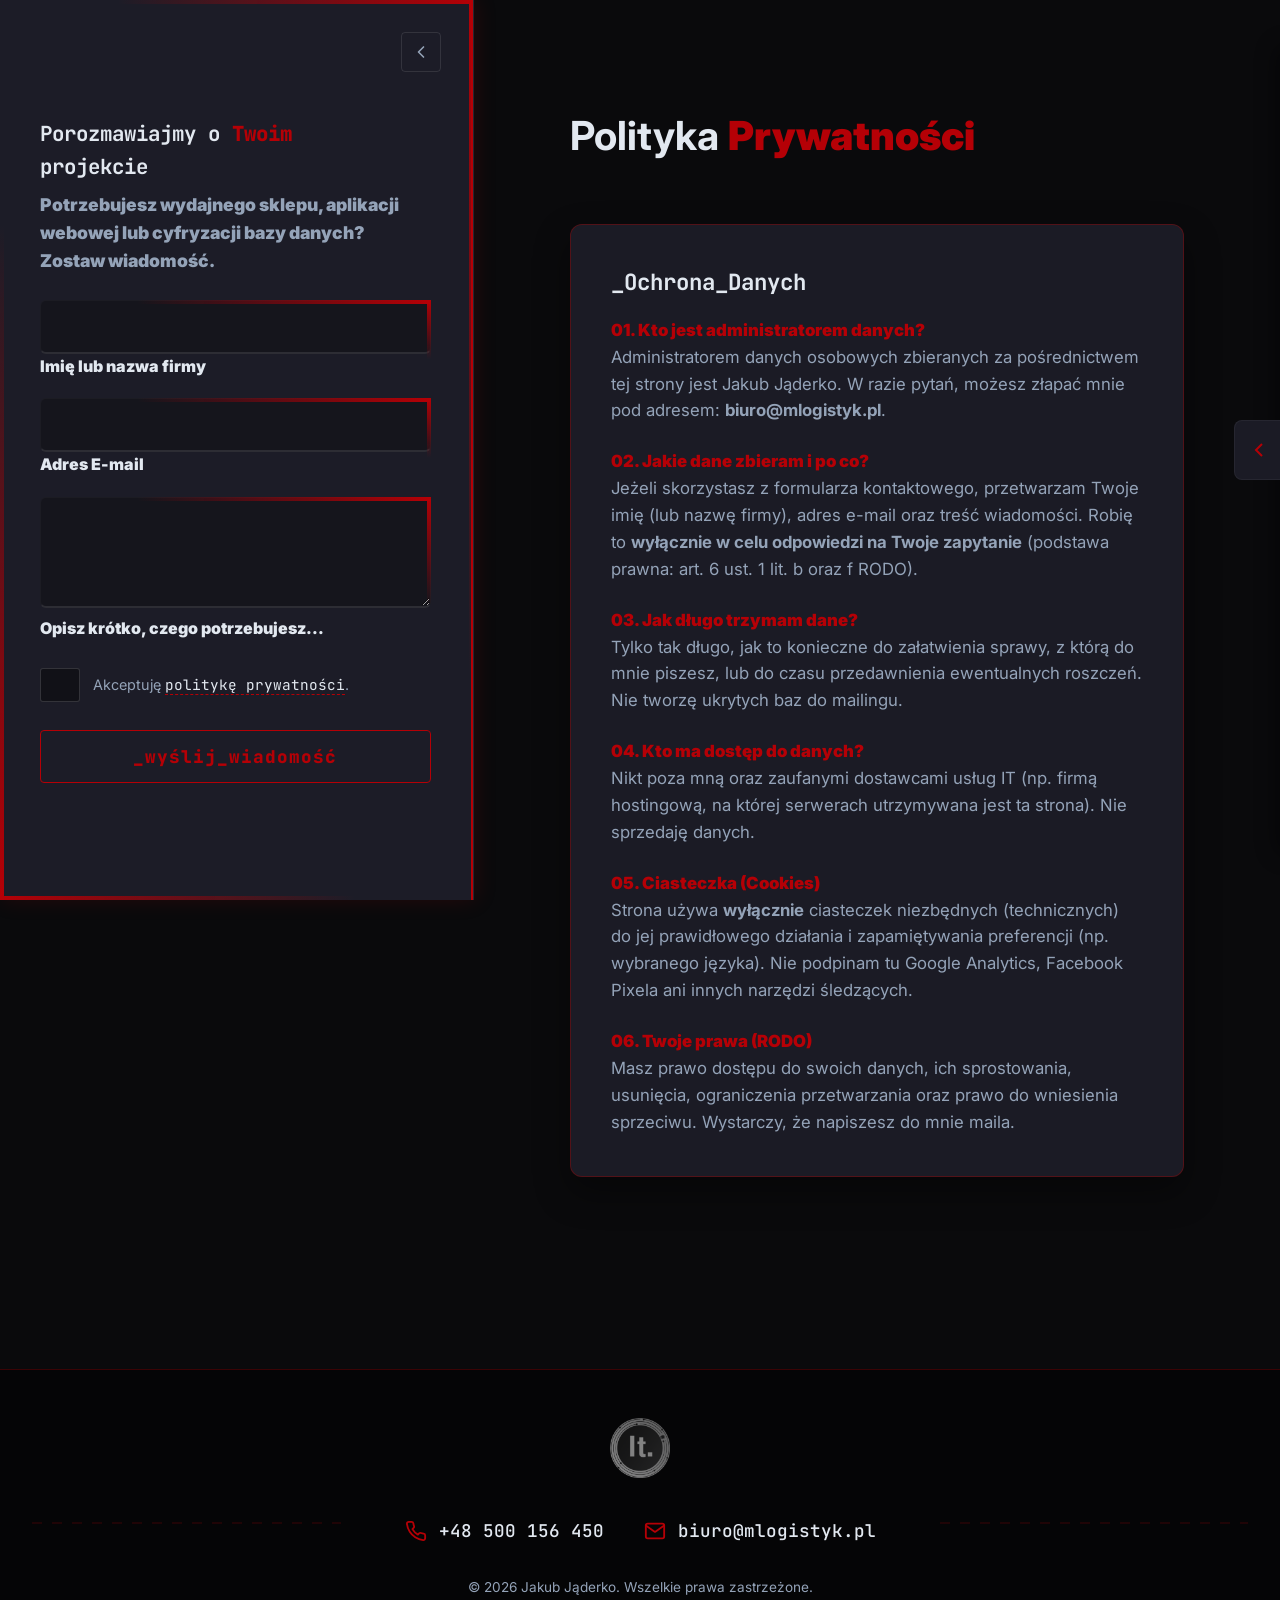
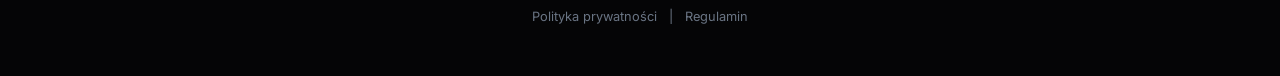
<file: polityka-prywatnosci.html>
<!DOCTYPE html>
<html lang="pl">
<head>
    <meta charset="UTF-8">
    <meta name="viewport" content="width=device-width, initial-scale=1.0, maximum-scale=5.0">
    <title>Polityka Prywatności | Jakub Jąderko</title>
    <meta name="description" content="Polityka prywatności strony jakubjaderko.pl. Zero prawniczego bełkotu, same konkrety o ochronie Twoich danych.">
    <meta name="theme-color" content="#0a0a0c">

    <link rel="icon" href="/Logo/favicon.ico" sizes="any">
    <link rel="icon" href="/Logo/favicon-32x32.png" type="image/png" sizes="32x32">
    <link rel="icon" href="/Logo/favicon-16x16.png" type="image/png" sizes="16x16">
    <link rel="apple-touch-icon" href="/Logo/apple-touch-icon.png">
    
    <link rel="preconnect" href="https://fonts.googleapis.com">
    <link rel="preconnect" href="https://fonts.gstatic.com" crossorigin>
    <link href="https://fonts.googleapis.com/css2?family=Inter:wght@300;400;600;700&family=JetBrains+Mono:wght@400;500;900&display=swap" rel="stylesheet">
    
    <style>
        :root {
            --bg-dark: #0a0a0c;
            --bg-panel: #1d1d28f1;
            --text-main: #e2e8f0;
            --text-muted: #94a3b8;
            --accent-bordeaux: #b50006;
            --accent-hover: #d00000;
        }

        * { margin: 0; padding: 0; box-sizing: border-box; }
        html { scroll-behavior: smooth; }
        body {
            font-family: 'Inter', sans-serif;
            background-color: var(--bg-dark);
            color: var(--text-main);
            line-height: 1.6;
            display: flex;
            min-height: 100vh;
            flex-direction: column;
            overflow-x: hidden;
            width: 100%;
            -webkit-font-smoothing: antialiased;
        }

        .app-layout { display: flex; width: 100%; flex: 1; position: relative; }

        /* --- LEWA STRONA (Sidebar) --- */
        .sidebar {
            flex: 0 0 37%;
            height: 100vh;
            background-color: var(--bg-panel);
            position: sticky;
            top: 0;
            left: 0;
            border-right: 1px solid rgba(255,255,255,0.05);
            box-shadow: 2px 0 20px rgba(181, 0, 6, 0.15);
            z-index: 999;
            overflow: hidden;
        }

        .sidebar::before {
            content: ""; position: absolute; inset: 0; pointer-events: none;
            background: linear-gradient(to top, var(--accent-bordeaux) 0%, transparent 100%) bottom left / 4px 75% no-repeat,
                        linear-gradient(to bottom, var(--accent-bordeaux) 0%, transparent 100%) top right / 4px 75% no-repeat;
            z-index: 20;
        }

        .sidebar::after {
            content: ""; position: absolute; inset: 0; pointer-events: none;
            background: linear-gradient(to right, var(--accent-bordeaux) 0%, transparent 100%) bottom left / 75% 4px no-repeat,
                        linear-gradient(to left, var(--accent-bordeaux) 0%, transparent 100%) top right / 75% 4px no-repeat;
            z-index: 20;
        }

        .sidebar-toggle {
            position: absolute; top: 2rem; right: 2rem; background: transparent; border: 1px solid rgba(255,255,255,0.1);
            border-radius: 4px; color: var(--text-muted); width: 40px; height: 40px; display: flex;
            align-items: center; justify-content: center; cursor: pointer; z-index: 30; transition: all 0.3s ease;
        }

        .sidebar-toggle:hover { color: var(--accent-bordeaux); border-color: var(--accent-bordeaux); background-color: rgba(181, 0, 6, 0.05); }
        .sidebar-toggle svg { width: 20px; height: 20px; transition: transform 0.6s cubic-bezier(0.77, 0, 0.175, 1); }
        .sidebar.collapsed .sidebar-toggle svg { transform: rotate(180deg); }

        .sidebar-view {
            position: absolute; top: 0; left: 0; width: 100%; height: 100%; padding: 2.5rem;
            display: flex; flex-direction: column; justify-content: center;
            transition: transform 0.6s cubic-bezier(0.77, 0, 0.175, 1), opacity 0.6s ease;
        }

        .sidebar-view p { font-weight: 900; font-size: 1.1rem !important; }

        .profile-view {
            z-index: 1; background-color: var(--bg-panel); display: flex; flex-direction: column;
            opacity: 0; align-items: center; text-align: center; justify-content: space-between; transform: scale(0.95);
        }

        .sidebar.collapsed .profile-view { transform: scale(1); opacity: 1; }

        .form-view { z-index: 2; background-color: var(--bg-panel); border-right: 2px solid var(--accent-bordeaux); transform: translateX(0); }
        .sidebar.collapsed .form-view { transform: translateX(-100%); }

        .form-view h2 { font-family: 'JetBrains Mono', monospace; font-size: 1.3rem; margin-bottom: 0.5rem; padding-right: 3rem; }
        .form-view p { color: var(--text-muted); margin-bottom: 1.5rem; font-size: 0.9rem; }
        .contact-form { display: flex; flex-direction: column; gap: 1.2rem; }
        .input-group { position: relative; }
        .input-group label { position: relative; font-weight: 900; }

        .input-group::before {
            content: ""; position: absolute; inset: 0; pointer-events: none;
            background: linear-gradient(to bottom, var(--accent-bordeaux) 0%, transparent 100%) top right / 4px 75% no-repeat; z-index: 20;
        }
        .input-group::after {
            content: ""; position: absolute; inset: 0; pointer-events: none;
            background: linear-gradient(to left, var(--accent-bordeaux) 0%, transparent 100%) top right / 75% 4px no-repeat; z-index: 20;
        }

        .contact-form input, .contact-form textarea {
            width: 100%; padding: 1rem 1.2rem; background-color: rgba(0, 0, 0, 0.25);
            border: 1px solid rgba(255, 255, 255, 0.03); border-bottom: 2px solid rgba(255, 255, 255, 0.1);
            color: var(--text-main); border-radius: 6px; font-family: 'Inter', sans-serif; font-size: 0.95rem;
            transition: all 0.3s ease; resize: vertical;
        }

        .contact-form input::placeholder, .contact-form textarea::placeholder { color: rgba(148, 163, 184, 0.5); transition: opacity 0.3s ease; }
        .contact-form input:focus, .contact-form textarea:focus {
            outline: none; background-color: rgba(0, 0, 0, 0.5); border-color: rgba(255, 255, 255, 0.05);
            border-bottom: 2px solid var(--accent-bordeaux); box-shadow: 0 10px 20px -10px rgba(181, 0, 6, 0.2);
        }
        .contact-form input:focus::placeholder, .contact-form textarea:focus::placeholder { opacity: 0; }

        .privacy-checkbox { display: flex; align-items: center; justify-content: start; gap: 0.8rem; font-size: 0.9rem; color: var(--text-muted); margin-top: 0.5rem; }
        .privacy-checkbox input[type="checkbox"] {
            appearance: none; -webkit-appearance: none; width: 20px; height: 20px; background-color: rgba(0, 0, 0, 0.4);
            border: 1px solid rgba(255, 255, 255, 0.15); border-radius: 3px; cursor: pointer; position: relative; transition: all 0.3s ease; flex-shrink: 0;
        }
        .privacy-checkbox input[type="checkbox"]:hover { border-color: var(--accent-bordeaux); }
        .privacy-checkbox input[type="checkbox"]:checked { background-color: var(--accent-bordeaux); border-color: var(--accent-bordeaux); }
        .privacy-checkbox input[type="checkbox"]:checked::after {
            content: ''; position: absolute; top: 45%; left: 50%; width: 6px; height: 12px; border: solid #ffc2c2; border-width: 0 2px 2px 0; transform: translate(-50%, -50%) rotate(45deg);
        }
        .privacy-checkbox label { cursor: pointer; line-height: 1.4; }
        .privacy-checkbox a { color: var(--text-main); text-decoration: none; border-bottom: 1px dashed var(--accent-bordeaux); font-family: 'JetBrains Mono', monospace; transition: all 0.3s ease; }
        .privacy-checkbox a:hover { color: var(--accent-bordeaux); border-bottom: 1px solid var(--accent-bordeaux); }

        .contact-form button {
            background-color: transparent; color: var(--accent-bordeaux); border: 1px solid var(--accent-bordeaux);
            padding: 0.9rem; font-weight: 900; border-radius: 4px; cursor: pointer; transition: all 0.3s ease;
            font-family: 'JetBrains Mono', monospace; letter-spacing: 1px; margin-top: 0.5rem; font-size: 1.1rem;
        }
        .contact-form button:hover { background-color: var(--accent-bordeaux); color: white; box-shadow: 0 5px 15px rgba(181, 0, 6, 0.3); transform: translateY(-2px); }

        .profile-logo img { width: 40px; opacity: 0.5; margin-bottom: 2rem; z-index: 0; }
        .profile-image-container { position: absolute; width: auto; height: auto; bottom: -5%; left: 0; margin: 0; transition: transform 0.4s ease; will-change: transform; }
        .profile-image-container:hover { transform: scale(1.02); }
        .profile-image { width: 100%; height: 100%; object-fit: cover; }

        .profile-text {
            z-index: 100; background: rgba(40, 40, 50, 0.6); backdrop-filter: blur(10px); -webkit-backdrop-filter: blur(10px);
            border-radius: 16px; padding: 1.5rem; margin-top: 5%; position: relative; box-shadow: 0 10px 25px rgba(0,0,0,0.3);
        }
        .profile-text::before, .profile-text::after { content: ""; position: absolute; inset: 0; pointer-events: none; z-index: 20; }
        .profile-text::before { background: linear-gradient(to bottom, var(--accent-bordeaux) 0%, transparent 100%) top left / 4px 75% no-repeat, linear-gradient(to top, var(--accent-bordeaux) 0%, transparent 100%) bottom right / 4px 75% no-repeat; }
        .profile-text::after { background: linear-gradient(to right, var(--accent-bordeaux) 0%, transparent 100%) top left / 75% 4px no-repeat, linear-gradient(to left, var(--accent-bordeaux) 0%, transparent 100%) bottom right / 75% 4px no-repeat; }

        .profile-text h1 { font-size: 1.3rem; line-height: 1.2; margin-bottom: 0.8rem; font-family: 'Inter', sans-serif; }
        .profile-text h1 span { font-size: 0.9rem; color: rgb(255, 82, 82); font-family: 'JetBrains Mono', monospace; font-weight: 900; }
        .profile-text p { font-size: 0.95rem; color: var(--text-main); line-height: 1.5; }

        /* --- PŁYWAJĄCA NAWIGACJA --- */
        .floating-nav-container {
            position: fixed; top: 50%; right: 0; width: 250px; height: 90vh; transform: translate(100%, -50%);
            background-color: var(--bg-panel); border: 1px solid rgba(255, 255, 255, 0.05);
            border-left: 2px solid var(--accent-bordeaux); border-top: 2px solid var(--accent-bordeaux);
            border-bottom: 2px solid var(--accent-bordeaux); border-right: none; border-radius: 12px 0 0 12px;
            box-shadow: -5px 0 20px rgba(0, 0, 0, 0.4); transition: transform 0.4s cubic-bezier(0.4, 0, 0.2, 1);
            z-index: 9999; display: flex; justify-content: start; align-items: start;
        }

        .floating-nav-container.active { transform: translate(0, -50%); }

        .nav-arrow {
            position: absolute; left: -48px; top: 50%; transform: translateY(-50%); width: 48px; height: 60px;
            background-color: var(--bg-panel); border: 1px solid rgba(255, 255, 255, 0.05); border-right: none;
            border-radius: 8px 0 0 8px; color: var(--accent-bordeaux); cursor: pointer; display: flex; align-items: center; justify-content: center;
            transition: background-color 0.3s, color 0.3s; animation: pulseArrow 2s infinite; 
        }
        .nav-arrow:hover { background-color: #1a1a1e; color: var(--accent-hover); }
        .nav-arrow svg { width: 24px; height: 24px; transition: transform 0.4s cubic-bezier(0.4, 0, 0.2, 1); }
        .floating-nav-container.active .nav-arrow svg { transform: rotate(180deg); }

        @keyframes pulseArrow { 0% { box-shadow: -2px 0 5px rgba(157, 2, 8, 0); } 50% { box-shadow: -5px 0 15px rgba(157, 2, 7, 0.4); } 100% { box-shadow: -2px 0 5px rgba(157, 2, 8, 0); } }

        .side-menu { display: flex; flex-direction: column; padding: 2rem 1.5rem; gap: 1.5rem; height: 100%; justify-content: start; align-items: center; width: 100%; }
        .nav-links { display: flex; flex-direction: column; gap: 1.5rem; width: 100%; height: auto; justify-self: center; }
        .side-menu a { display: flex; align-items: center; gap: 1rem; color: var(--text-muted); text-decoration: none; font-family: 'JetBrains Mono', monospace; font-size: 1rem; transition: color 0.3s, transform 0.3s; }
        .side-menu a:hover, .side-menu a.active { color: var(--accent-bordeaux); transform: translateX(5px); }
        .side-menu .icon { display: flex; align-items: center; justify-content: center; width: 24px; height: 24px; opacity: 0.8; margin-right: 10px; }
        .icon img { width: 32px; }

        /* --- PRAWA STRONA (Treść) --- */
        .main-content { flex: 1; min-width: 0; position: relative; }

        .story-section { background-color: var(--bg-dark); position: relative; z-index: 2; padding: 5rem 6rem; min-height: 100vh;}
        .story-header { margin-bottom: 4rem; max-width: 800px; }
        .story-header h2 { font-size: 2.5rem; line-height: 1.2; margin-bottom: 1.5rem; color: var(--text-main); }
        .story-header p { font-family: 'JetBrains Mono', monospace; color: var(--text-muted); font-size: 1.1rem; }
        .highlight { color: var(--accent-bordeaux); font-weight: 900 !important; }
        .highlight-p { color: var(--accent-bordeaux); font-weight: 900 !important; }

        .feature-block { display: flex; align-items: flex-start; justify-content: space-between; margin-bottom: 5rem; position: relative; }
        .feature-content {
            width: 100%; background-color: var(--bg-panel); border: 1px solid rgba(166, 5, 5, 0.4);
            border-radius: 12px; padding: 2.5rem; position: relative; z-index: 2; height: fit-content; box-shadow: 0 15px 35px rgba(0, 0, 0, 0.4);
        }
        .feature-content h3 { font-family: 'JetBrains Mono', monospace; font-size: 1.4rem; margin-bottom: 1rem; }
        .feature-content p { color: var(--text-muted); font-size: 1.05rem; }

        /* --- STOPKA --- */
        .site-footer {
            width: 100%; background-color: #050506; border-top: 1px solid rgba(181, 0, 6, 0.3);
            padding: 3rem 2rem; display: flex; justify-content: space-between; align-items: center; position: relative; z-index: 20; overflow: hidden;
        }
        .footer-decoration { flex: 1; height: 2px; background: repeating-linear-gradient(90deg, var(--accent-bordeaux) 0, var(--accent-bordeaux) 10px, transparent 10px, transparent 20px); opacity: 0.15; }
        .left-deco { margin-right: 4rem; }
        .right-deco { margin-left: 4rem; }
        .footer-content-wrapper { display: flex; flex-direction: column; align-items: center; gap: 2rem; max-width: 600px; text-align: center; }
        .footer-logo img { width: 60px; height: auto; filter: grayscale(100%) opacity(0.5); transition: filter 0.4s ease, transform 0.4s ease; }
        .footer-logo a:hover img { filter: grayscale(0%) opacity(1); transform: scale(1.05); }
        .footer-contact { display: flex; gap: 2.5rem; justify-content: center; align-items: center; flex-wrap: wrap; }
        .contact-link { display: flex; align-items: center; gap: 0.75rem; color: var(--text-main); text-decoration: none; font-family: 'JetBrains Mono', monospace; font-size: 1.1rem; font-weight: 500; transition: color 0.3s ease, transform 0.2s ease; }
        .contact-link svg { width: 22px; height: 22px; color: var(--accent-bordeaux); transition: transform 0.3s ease; }
        .contact-link:hover { color: var(--accent-hover); }
        .contact-link:hover svg { transform: translateY(-3px); }
        .footer-bottom { display: flex; flex-direction: column; align-items: center; gap: 0.5rem; }
        .copyright { color: var(--text-muted); font-size: 0.85rem; margin-bottom: 0; }
        .legal-links { font-size: 0.8rem; color: var(--text-muted); opacity: 0.7; }
        .legal-links a { color: inherit; text-decoration: none; transition: color 0.3s ease; }
        .legal-links a:hover { color: var(--text-main); text-decoration: underline; }
        .legal-links .separator { margin: 0 0.5rem; }

        @media (max-width: 968px) {
            .app-layout { flex-direction: column; }
            .sidebar { width: 100%; max-width: 100%; height: 100dvh; position: relative; padding: 0; order: 2; overflow: hidden; border-right: none; border-top: 2px solid var(--accent-bordeaux); }
            .sidebar-view { position: absolute; top: 0; left: 0; width: 100%; height: 100%; padding: 4rem 1.5rem 2rem 1.5rem; display: flex; flex-direction: column; justify-content: center; }
            .form-view { z-index: 2; border-right: none; background-color: var(--bg-panel); padding: 7%; }
            .sidebar.collapsed .form-view { transform: translateX(-100%); }
            .profile-view { z-index: 1; justify-content: flex-start; padding-top: 5rem; }
            .profile-image-container { position: relative; bottom: auto; left: 0; width: 100%; max-width: 400px; margin: 2rem auto 0 auto; }
            .profile-text { margin-top: 0; }
            .main-content { width: 100%; order: 1; }
            .story-section { padding: 4rem 1.5rem; }
            .story-header h2 { font-size: 2rem; }
            .feature-block { flex-direction: column; margin-bottom: 4rem; padding: 0; }
            .feature-content { width: 100%; margin-bottom: -2rem; padding: 2rem 1.5rem; z-index: 2; }
            .site-footer { flex-direction: column; padding: 3rem 1.5rem; }
            .footer-decoration { display: none; }
            .footer-contact { flex-direction: column; gap: 1.5rem; }
        }
        .sr-only {
    position: absolute;
    width: 1px;
    height: 1px;
    padding: 0;
    margin: -1px;
    overflow: hidden;
    clip: rect(0, 0, 0, 0);
    white-space: nowrap;
    border: 0;
}




  .success-overlay {
            position: absolute;
            inset: 0;
            background-color: var(--bg-panel);
            backdrop-filter: blur(10px);
            z-index: 25;
            display: flex;
            flex-direction: column;
            align-items: center;
            justify-content: center;
            text-align: center;
            padding: 3rem;
            opacity: 0;
            visibility: hidden;
            transition: opacity 0.4s ease, visibility 0.4s ease;
        }

        .success-overlay.active {
            opacity: 1;
            visibility: visible;
        }

        .success-circle {
            width: 80px;
            height: 80px;
            border-radius: 50%;
            background-color: transparent;
            border: 3px solid var(--accent-bordeaux);
            position: relative;
            margin-bottom: 2rem;
            box-shadow: 0 0 30px rgba(181, 0, 6, 0.4);
            transform: scale(0);
            transition: transform 0.6s cubic-bezier(0.175, 0.885, 0.32, 1.275);
        }

        .success-overlay.active .success-circle {
            transform: scale(1);
        }

        .success-circle::after {
            content: '';
            position: absolute;
            top: 45%;
            left: 50%;
            width: 18px;
            height: 35px;
            border: solid #ffc2c2;
            border-width: 0 4px 4px 0;
            transform: translate(-50%, -50%) rotate(45deg);
            opacity: 0;
            transition: opacity 0.3s ease 0.4s;
        }

        .success-overlay.active .success-circle::after {
            opacity: 1;
        }

        .success-overlay p {
            font-family: 'JetBrains Mono', monospace;
            font-size: 1.1rem;
            color: var(--text-main);
            line-height: 1.6;
            opacity: 0;
            transform: translateY(20px);
            transition: opacity 0.5s ease 0.3s, transform 0.5s ease 0.3s;
        }

        .success-overlay.active p {
            opacity: 1;
            transform: translateY(0);
        }
    </style>
</head>
<body>

    <div class="app-layout">

    <aside class="sidebar" id="mainSidebar">
        <button class="sidebar-toggle" id="sidebarToggle" aria-label="Zwiń/Rozwiń panel">
            <svg viewBox="0 0 24 24" fill="none" stroke="currentColor" stroke-width="2" stroke-linecap="round" stroke-linejoin="round">
                <polyline points="15 18 9 12 15 6"></polyline>
            </svg>
        </button>

        <div class="sidebar-view form-view active" id="formView">
            <h2 id="t-form-h2">Porozmawiajmy o <span class="highlight">Twoim</span> projekcie</h2>
            <p id="t-form-p">Potrzebujesz wydajnego sklepu, aplikacji webowej lub cyfryzacji bazy danych? Zostaw wiadomość.</p>
            
            <form class="contact-form" onsubmit="event.preventDefault();">
                <div class="input-group">
                    <input type="text" id="name" placeholder=" " required>
                    <label for="name" id="t-label-name">Imię lub nazwa firmy</label>
                    <div class="input-line"></div>
                </div>
                
                <div class="input-group">
                    <input type="email" id="email" placeholder=" " required>
                    <label for="email" id="t-label-email">Adres E-mail</label>
                    <div class="input-line"></div>
                </div>
                
                <div class="input-group">
                    <textarea id="message" rows="4" placeholder=" " required></textarea>
                    <label for="message" id="t-label-msg">Opisz krótko, czego potrzebujesz...</label>
                    <div class="input-line"></div>
                </div>

                <div class="privacy-checkbox">
                    <input type="checkbox" id="privacy" required>
                    <label for="privacy" id="t-label-privacy">Akceptuję <a href="polityka-prywatnosci.html">politykę prywatności</a>.</label>
                </div>

                <button type="submit" id="t-btn-submit">_wyślij_wiadomość</button>
                
            </form>
             <div class="success-overlay" id="successOverlay">
            <div class="success-circle"></div>
            <p id="t-success-p">Dziękuję za&nbsp;wiadomość!<br><br>Skontaktuję się z&nbsp;Tobą tak szybko, jak to będzie możliwe.</p>
        </div>
        </div>

        <div class="sidebar-view profile-view" id="profileView">
            <div class="profile-text">
                <h1 id="t-prof-h1">Jakub Jąderko | <span>Full-stack web developer</span></h1>
                <p id="t-prof-p">Programista - samouk, który uważa, że szkolna ława znacznie upośledza zdolności przyjmowania wiedzy. Pracę traktuje nieomal jak pasję, a jako remedium na ból pleców spowodowany wielogodzinnymi sesjami spędzonymi przed komputerem stosuje jogę.</p>
            </div>
             <div class="profile-image-container">
                <img src="Images/strona_glowna/deweloper2.webp" alt="Jakub Jąderko - Twórca Stron Web" class="profile-image">
            </div>
        </div>
    </aside>

    <main class="main-content">
        
        <div class="floating-nav-container" id="navContainer">
            <button class="nav-arrow" id="navToggle" aria-label="Rozwiń menu">
                <svg viewBox="0 0 24 24" fill="none" stroke="currentColor" stroke-width="2">
                    <path d="M15 18l-6-6 6-6" />
                </svg>
            </button>
            
            <nav class="side-menu">
                <div class="nav-links" style="margin-top: 3rem;">
                <div style="height: 2px; width: 100%; background-color: var(--accent-bordeaux);"></div>
                <a href="index.html">
                    <span class="icon"> <img src="Logo/android-chrome-192x192.png" alt="Logo Jakub Jąderko"> </span>
                    <span class="text" id="t-nav-home">_Strona_główna</span>
                </a>
                <a href="polityka-prywatnosci.html" class="active">
                    <span class="text">_Polityka_prywatności</span>
                </a>
                <a href="regulamin.html">
                    <span class="text">_Regulamin</span>
                </a>
                <div style="height: 2px; width: 100%; background-color: var(--accent-bordeaux);"></div>
               </div>
            </nav>
        </div>

        <section class="story-section" id="legal-content">
            <div class="story-header" style="margin-top: 2rem;">
                <h2>Polityka <span class="highlight" style="font-size: inherit;">Prywatności</span></h2>
          
            </div>

            <article class="feature-block">
                <div class="feature-content" style="width: 100%; margin-bottom: 2rem;">
                    <h3>_Ochrona_Danych</h3>
                    
                    <p style="margin-bottom: 1.5rem;"><span class="highlight-p">01. Kto jest administratorem danych?</span><br>
                    Administratorem danych osobowych zbieranych za pośrednictwem tej strony jest Jakub Jąderko. W razie pytań, możesz złapać mnie pod adresem: <strong>biuro@mlogistyk.pl</strong>.</p>

                    <p style="margin-bottom: 1.5rem;"><span class="highlight-p">02. Jakie dane zbieram i po co?</span><br>
                    Jeżeli skorzystasz z formularza kontaktowego, przetwarzam Twoje imię (lub nazwę firmy), adres e-mail oraz treść wiadomości. Robię to <strong>wyłącznie w celu odpowiedzi na Twoje zapytanie</strong> (podstawa prawna: art. 6 ust. 1 lit. b oraz f RODO).</p>

                    <p style="margin-bottom: 1.5rem;"><span class="highlight-p">03. Jak długo trzymam dane?</span><br>
                    Tylko tak długo, jak to konieczne do załatwienia sprawy, z którą do mnie piszesz, lub do czasu przedawnienia ewentualnych roszczeń. Nie tworzę ukrytych baz do mailingu.</p>

                    <p style="margin-bottom: 1.5rem;"><span class="highlight-p">04. Kto ma dostęp do danych?</span><br>
                    Nikt poza mną oraz zaufanymi dostawcami usług IT (np. firmą hostingową, na której serwerach utrzymywana jest ta strona). Nie sprzedaję danych.</p>

                    <p style="margin-bottom: 1.5rem;"><span class="highlight-p">05. Ciasteczka (Cookies)</span><br>
                    Strona używa <strong>wyłącznie</strong> ciasteczek niezbędnych (technicznych) do jej prawidłowego działania i zapamiętywania preferencji (np. wybranego języka). Nie podpinam tu Google Analytics, Facebook Pixela ani innych narzędzi śledzących.</p>

                    <p><span class="highlight-p">06. Twoje prawa (RODO)</span><br>
                    Masz prawo dostępu do swoich danych, ich sprostowania, usunięcia, ograniczenia przetwarzania oraz prawo do wniesienia sprzeciwu. Wystarczy, że napiszesz do mnie maila.</p>
                </div>
            </article>
        </section>

    </main>
    </div>

<footer class="site-footer">
    <div class="footer-decoration left-deco"></div>
    <div class="footer-content-wrapper">
        <div class="footer-logo">
            <a href="index.html">
                <img src="Logo/android-chrome-192x192.png" alt="Jakub Jąderko - Logo Stopka" loading="lazy">
            </a>
        </div>
        <div class="footer-contact">
            <a href="tel:+48500156450" class="contact-link">
                <svg viewBox="0 0 24 24" fill="none" stroke="currentColor" stroke-width="2" stroke-linecap="round" stroke-linejoin="round">
                    <path d="M22 16.92v3a2 2 0 0 1-2.18 2 19.79 19.79 0 0 1-8.63-3.07 19.5 19.5 0 0 1-6-6 19.79 19.79 0 0 1-3.07-8.67A2 2 0 0 1 4.11 2h3a2 2 0 0 1 2 1.72 12.84 12.84 0 0 0 .7 2.81 2 2 0 0 1-.45 2.11L8.09 9.91a16 16 0 0 0 6 6l1.27-1.27a2 2 0 0 1 2.11-.45 12.84 12.84 0 0 0 2.81.7A2 2 0 0 1 22 16.92z"></path>
                </svg>
                +48 500 156 450
            </a>
            <a href="mailto:biuro@mlogistyk.pl" class="contact-link">
                <svg viewBox="0 0 24 24" fill="none" stroke="currentColor" stroke-width="2" stroke-linecap="round" stroke-linejoin="round">
                    <path d="M4 4h16c1.1 0 2 .9 2 2v12c0 1.1-.9 2-2 2H4c-1.1 0-2-.9-2-2V6c0-1.1.9-2 2-2z"></path>
                    <polyline points="22,6 12,13 2,6"></polyline>
                </svg>
                biuro@mlogistyk.pl
            </a>
        </div>
        <div class="footer-bottom">
            <p class="copyright">© 2026 Jakub Jąderko. Wszelkie prawa zastrzeżone.</p>
            <div class="legal-links">
                <a href="polityka-prywatnosci.html">Polityka prywatności</a>
                <span class="separator">|</span>
                <a href="regulamin.html">Regulamin</a>
            </div>
        </div>
    </div>
    <div class="footer-decoration right-deco"></div>
</footer>


<script src="script.js" defer></script>
<script defer>
    const navToggle = document.getElementById('navToggle');
    const navContainer = document.getElementById('navContainer');
    navToggle.addEventListener('click', () => { navContainer.classList.toggle('active'); });
    document.addEventListener('click', (event) => {
        const isClickInsideMenu = navContainer.contains(event.target);
        if (!isClickInsideMenu && navContainer.classList.contains('active')) { navContainer.classList.remove('active'); }
    });

    const sidebar = document.getElementById('mainSidebar');
    const sidebarToggleBtn = document.getElementById('sidebarToggle');
    sidebarToggleBtn.addEventListener('click', () => { sidebar.classList.toggle('collapsed'); });
</script>


</body>
</html>
</file>
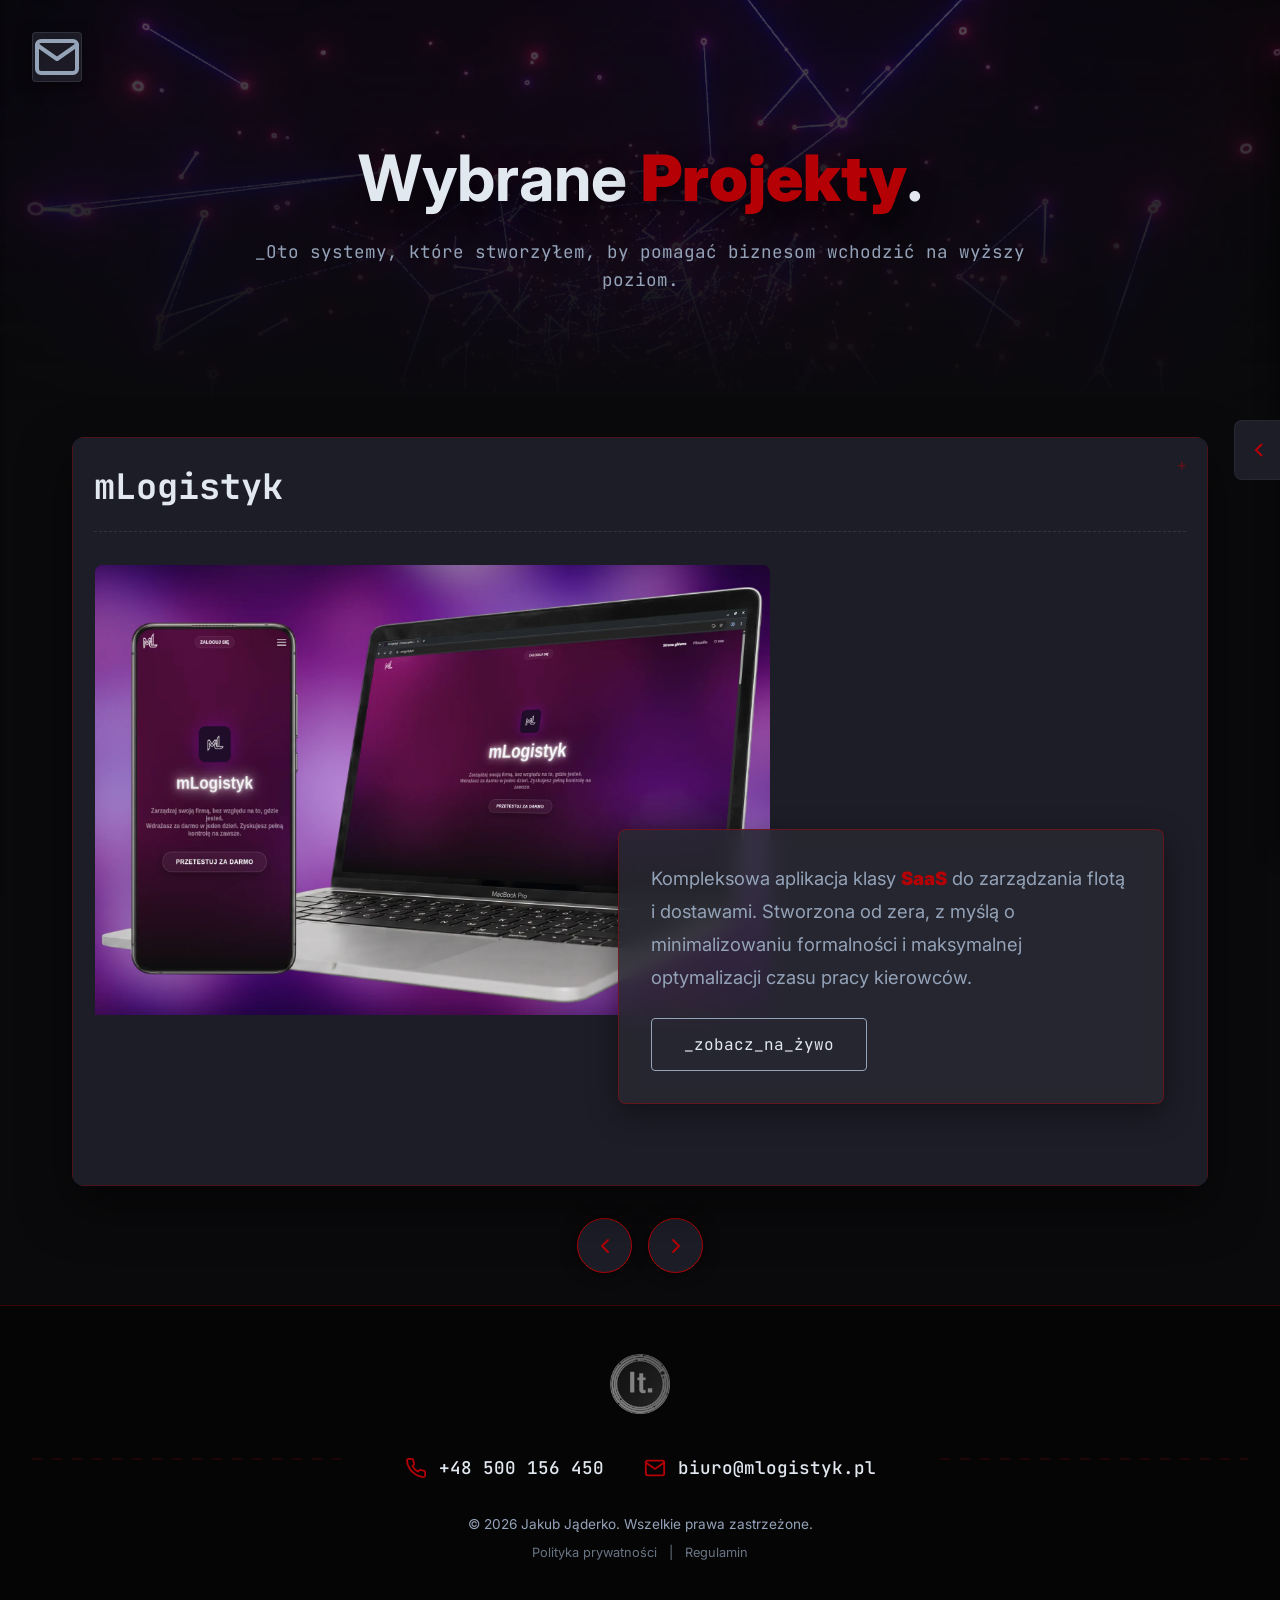
<file: portfolio.html>
<!DOCTYPE html>
<html lang="pl">
<head>
    <meta charset="UTF-8">
    <meta name="viewport" content="width=device-width, initial-scale=1.0, maximum-scale=5.0">
    <title>Portfolio | Jakub Jąderko | Web Development & Data Solutions</title>
    <meta name="description" content="Zobacz moje realizacje. Wyjątkowe strony internetowe i aplikacje webowe o unikalnym klimacie.">
    <meta name="theme-color" content="#0a0a0c">
    
    <link rel="icon" href="/Logo/favicon.ico" sizes="any">
    
    <link rel="preconnect" href="https://fonts.googleapis.com">
    <link rel="preconnect" href="https://fonts.gstatic.com" crossorigin>
    <link href="https://fonts.googleapis.com/css2?family=Inter:wght@300;400;600;700&family=JetBrains+Mono:wght@400;500;900&display=swap" rel="stylesheet" media="print" onload="this.media='all'">
    <noscript>
        <link href="https://fonts.googleapis.com/css2?family=Inter:wght@300;400;600;700&family=JetBrains+Mono:wght@400;500;900&display=swap" rel="stylesheet">
    </noscript>

    <style>
        /* === ZMIENNE === */
        :root {
            --bg-dark: #0a0a0c;
            --bg-panel: #1d1d28;
            --bg-card: #15151e;
            --text-main: #e2e8f0;
            --text-muted: #94a3b8;
            --accent-bordeaux: #b50006;
            --accent-hover: #d00000;
        }

        * { margin: 0; padding: 0; box-sizing: border-box; }
        html { scroll-behavior: smooth; }
        body {
            font-family: 'Inter', sans-serif;
            background-color: var(--bg-dark);
            color: var(--text-main);
            line-height: 1.6;
            overflow-x: hidden;
            -webkit-font-smoothing: antialiased;
            display: flex;
            flex-direction: column;
            justify-content: center;
            align-items: center;
        }

        .highlight { color: var(--accent-bordeaux); font-weight: 900 !important; }

        /* === PRZYCISK WŁĄCZAJĄCY FORMULARZ (Z LEWEJ) === */
        .sidebar-toggle {
            position: fixed;
            top: 2rem; 
            left: 2rem;
            background: rgba(29, 29, 40, 0.9);
            backdrop-filter: blur(5px);
            border: 1px solid rgba(255,255,255,0.1);
            border-radius: 4px;
            color: var(--text-muted);
            width: 50px; 
            height: 50px;
            display: flex; 
            align-items: center; 
            justify-content: center;
            cursor: pointer; 
            z-index: 1000;
            transition: all 0.3s ease;
            box-shadow: 0 5px 15px rgba(0,0,0,0.5);
        }
        .sidebar-toggle:hover {
            color: var(--accent-bordeaux); 
            border-color: var(--accent-bordeaux);
            background-color: rgba(181, 0, 6, 0.1);
            transform: scale(1.05);
        }

        /* === SIDEBAR / FORMULARZ (Wysuwany z lewej jako OVERLAY) === */
        .sidebar-overlay {
            position: fixed;
            top: 0; 
            left: -650px;
            width: 600px;
            max-width: 100vw;
            height: 100vh;
            background-color: var(--bg-panel);
            border-right: 2px solid var(--accent-bordeaux);
            box-shadow: 10px 0 30px rgba(0,0,0,0.8);
            z-index: 1001;
            transition: left 1s cubic-bezier(0.19, 1, 0.22, 1);
            overflow-y: auto;
            padding: 3rem 2rem;
        }
        .sidebar-overlay.active {
            left: 0;
        }
        .close-sidebar-btn {
            position: absolute;
            top: 1.5rem;
            right: 1.5rem;
            background: transparent;
            border: none;
            color: var(--text-muted);
            cursor: pointer;
            transition: color 0.3s ease;
            z-index: 1002;
        }
        .close-sidebar-btn:hover { color: var(--accent-bordeaux); }

        .form-view h2 { font-family: 'JetBrains Mono', monospace; font-size: 1.3rem; margin-bottom: 0.5rem; margin-top: 2rem;}
        .form-view p { color: var(--text-muted); margin-bottom: 2rem; font-size: 0.9rem; }
        
        /* Formularz Style */
        .contact-form { display: flex; flex-direction: column; gap: 1.2rem; }
        .input-group { position: relative; }
        .input-group label { display: block; font-weight: 900; font-size: 0.9rem; margin-bottom: 0.3rem;}
        .contact-form input, .contact-form textarea {
            width: 100%; padding: 1rem 1.2rem; background-color: rgba(0, 0, 0, 0.25);
            border: 1px solid rgba(255, 255, 255, 0.03); border-bottom: 2px solid rgba(255, 255, 255, 0.1);
            color: var(--text-main); border-radius: 6px; font-family: 'Inter', sans-serif; font-size: 0.95rem; transition: all 0.3s ease; resize: vertical;
        }
        .contact-form input:focus, .contact-form textarea:focus {
            outline: none; background-color: rgba(0, 0, 0, 0.5); border-bottom: 2px solid var(--accent-bordeaux);
        }
        .privacy-checkbox { display: flex; align-items: flex-start; gap: 0.8rem; font-size: 0.85rem; color: var(--text-muted); margin-top: 0.5rem; }
        .privacy-checkbox input[type="checkbox"] { width: 18px; height: 18px; accent-color: var(--accent-bordeaux); cursor: pointer; flex-shrink: 0; margin-top: 2px;}
        .privacy-checkbox a { color: var(--text-main); border-bottom: 1px dashed var(--accent-bordeaux); font-family: 'JetBrains Mono', monospace; text-decoration: none; }
        .contact-form button {
            background-color: transparent; color: var(--accent-bordeaux); border: 1px solid var(--accent-bordeaux);
            padding: 0.9rem; font-weight: 900; border-radius: 4px; cursor: pointer; font-family: 'JetBrains Mono', monospace; font-size: 1.1rem; transition: all 0.3s ease; margin-top: 1rem;
        }
        .contact-form button:hover { background-color: var(--accent-bordeaux); color: white; transform: translateY(-2px); box-shadow: 0 5px 15px rgba(181, 0, 6, 0.3);}

        .success-overlay {
            position: absolute;
            inset: 0;
            background-color: var(--bg-panel);
            backdrop-filter: blur(10px);
            z-index: 25;
            display: flex;
            flex-direction: column;
            align-items: center;
            justify-content: center;
            text-align: center;
            padding: 3rem;
            opacity: 0;
            visibility: hidden;
            transition: opacity 0.4s ease, visibility 0.4s ease;
        }

        .success-overlay.active {
            opacity: 1;
            visibility: visible;
        }

        .success-circle {
            width: 80px;
            height: 80px;
            border-radius: 50%;
            background-color: transparent;
            border: 3px solid var(--accent-bordeaux);
            position: relative;
            margin-bottom: 2rem;
            box-shadow: 0 0 30px rgba(181, 0, 6, 0.4);
            transform: scale(0);
            transition: transform 0.6s cubic-bezier(0.175, 0.885, 0.32, 1.275);
        }

        .success-overlay.active .success-circle {
            transform: scale(1);
        }

        .success-circle::after {
            content: '';
            position: absolute;
            top: 45%;
            left: 50%;
            width: 18px;
            height: 35px;
            border: solid #ffc2c2;
            border-width: 0 4px 4px 0;
            transform: translate(-50%, -50%) rotate(45deg);
            opacity: 0;
            transition: opacity 0.3s ease 0.4s;
        }

        .success-overlay.active .success-circle::after {
            opacity: 1;
        }

        .success-overlay p {
            font-family: 'JetBrains Mono', monospace;
            font-size: 1.1rem;
            color: var(--text-main);
            line-height: 1.6;
            opacity: 0;
            transform: translateY(20px);
            transition: opacity 0.5s ease 0.3s, transform 0.5s ease 0.3s;
        }

        .success-overlay.active p {
            opacity: 1;
            transform: translateY(0);
        }

        /* === HEADER NA ŚRODKU === */
        .portfolio-header {
            position: relative;
            width: 100%;
            min-height: 45vh;
            display: flex;
            flex-direction: column;
            align-items: center;
            justify-content: center;
            text-align: center;
            padding: 4rem 2rem 2rem 2rem;
            overflow: hidden;
        }
        
        .header-bg {
            position: absolute;
            top: 0; left: 0; right: 0; bottom: 0;
            background: url('Images/Hero/mainpage-poster.webp') center 20%/cover no-repeat;
            opacity: 0.3;
            z-index: 0;
            pointer-events: none;
            -webkit-mask-image: linear-gradient(to bottom, rgba(0,0,0,1) 0%, rgba(0,0,0,0) 100%);
            mask-image: linear-gradient(to bottom, rgba(0,0,0,1) 0%, rgba(0,0,0,0) 100%);
        }

        .header-content {
            position: relative;
            z-index: 2;
            max-width: 800px;
        }

        .header-content h1 {
            font-size: 4rem;
            font-weight: 700;
            line-height: 1.1;
            margin-bottom: 1.5rem;
            text-shadow: 0 10px 30px rgba(0,0,0,0.8);
        }
        
        .header-content p {
            font-family: 'JetBrains Mono', monospace;
            color: var(--text-muted);
            font-size: 1.1rem;
        }

        /* === GŁÓWNA SEKCJA PORTFOLIO === */
        .portfolio-section {
            position: relative;
            z-index: 5;
            padding: 2rem;
            width: 100%;
            height: 100vh; 
            min-height: 600px;
            max-height: 1200px;
            max-width: 1200px;
            display: flex;
            flex-direction: column;
            align-items: center;
            background-color: transparent;
        }

        .carousel-wrapper {
            flex: 1;
            min-height: 0;
            width: 100%;
            max-width: 1400px;
            position: relative;
            overflow: hidden; 
            border-radius: 12px;
            box-shadow: 0 20px 50px rgba(0,0,0,0.5);
            display: flex;
        }

        .carousel-track {
            display: flex;
            width: 100%;
            height: 100%;
            overflow-x: auto;
            scroll-snap-type: x mandatory;
            scrollbar-width: none; 
            -ms-overflow-style: none;  
        }
        .carousel-track::-webkit-scrollbar { display: none; }

        .project-card {
            flex: 0 0 100%;
            width: 100%;
            height: 100%;
            scroll-snap-align: center;
            background-color: var(--bg-panel);
            border: 1px solid rgba(181, 0, 6, 0.3);
            padding: 1.3rem;
            position: relative;
            display: flex;
            flex-direction: column;
        }

        .project-card::before {
            content: "+"; position: absolute; top: 15px; right: 20px;
            color: var(--accent-bordeaux); font-family: 'JetBrains Mono', monospace; opacity: 0.5;
        }

        .card-header {
            display: flex;
            justify-content: space-between;
            align-items: center;
            margin-bottom: 2rem;
            border-bottom: 1px dashed rgba(255,255,255,0.1);
            padding-bottom: 1rem;
            flex-shrink: 0;
        }

        .card-header h2 { font-size: 2.2rem; font-family: 'JetBrains Mono', monospace; color: var(--text-main); }
        .tech-stack {
            display: none;
            font-size: 0.9rem; color: var(--accent-bordeaux); font-family: 'JetBrains Mono', monospace;
            background: rgba(181,0,6, 0.1); padding: 0.4rem 1rem; border-radius: 4px; border: 1px solid rgba(181,0,6, 0.3);
        }

        /* KONTENER ZAWARTOŚCI Z POSITION RELATIVE */
        .card-content {
            position: relative; /* Wymagane dla absolute child na desktopie */
            display: flex;
            gap: 4rem;
            flex: 1;
            min-height: 0; 
            align-items: stretch;
        }

        .card-image-wrapper {
            overflow: hidden;
            border-radius: 8px;
            background-color: transparent;
            border: 1px solid rgba(255, 255, 255, 0);
            position: relative;
            z-index: 1; /* Pod spodem na telefonach */
        }

        .card-image-wrapper img {
            height: 50vh;
            aspect-ratio: 3 / 2;
            object-fit: cover;
            object-position: top center;
            transition: transform 0.8s cubic-bezier(0.16, 1, 0.3, 1);
        }

        .card-body {
            position: absolute;
            width: 50%;
            right: 2%;
            bottom: 10%;
            background: rgba(40, 40, 50, 0.85);
            backdrop-filter: blur(10px);
            -webkit-backdrop-filter: blur(10px);
            border: 1px solid rgba(181, 0, 6, 0.45);
            border-radius: 8px;
            flex: 1;
            display: flex;
            flex-direction: column;
            justify-content: center;
            align-items: flex-start;
            gap: 1.5rem;
            margin-top: 0;
            overflow-y: auto;
            padding: 2rem;
            z-index: 2; /* Zawsze na wierzchu */
            box-shadow: 0 10px 30px rgba(0,0,0,0.4);
        }

        .card-body p { 
            color: var(--text-muted); 
            font-size: 1.15rem; 
            max-width: 100%; 
            line-height: 1.8;
            margin: 0;
        }

        .live-btn {
            background-color: transparent; color: var(--text-main); border: 1px solid var(--text-muted);
            padding: 0.8rem 2rem; font-family: 'JetBrains Mono', monospace; text-decoration: none;
            border-radius: 4px; transition: all 0.3s ease; white-space: nowrap; font-size: 1rem;
        }
        .live-btn:hover { border-color: var(--accent-bordeaux); color: var(--accent-bordeaux); background-color: rgba(181,0,6, 0.1); }

        .carousel-controls {
            display: flex;
            gap: 1rem;
            margin-top: 2rem;
            justify-content: center;
            flex-shrink: 0;
        }
        .ctrl-btn {
            background: var(--bg-panel); border: 1px solid var(--accent-bordeaux); color: var(--accent-bordeaux);
            width: 55px; height: 55px; border-radius: 50%;
            display: flex; justify-content: center; align-items: center; cursor: pointer;
            transition: all 0.3s ease; box-shadow: 0 0 15px rgba(0,0,0,0.5);
        }
        .ctrl-btn:hover { background: var(--accent-bordeaux); color: white; box-shadow: 0 0 20px rgba(181,0,6,0.4); transform: translateY(-2px);}

        /* === PŁYWAJĄCA NAWIGACJA === */
        .floating-nav-container {
            position: fixed; top: 50%; right: 0; width: 250px; height: 90vh; transform: translate(100%, -50%);
            background-color: var(--bg-panel); border: 1px solid rgba(255, 255, 255, 0.05);
            border-left: 2px solid var(--accent-bordeaux); border-top: 2px solid var(--accent-bordeaux); border-bottom: 2px solid var(--accent-bordeaux); border-right: none;
            border-radius: 12px 0 0 12px; box-shadow: -5px 0 20px rgba(0, 0, 0, 0.4); transition: transform 0.4s cubic-bezier(0.4, 0, 0.2, 1); z-index: 1000;
            display: flex; justify-content: start; align-items: start;
        }
        .floating-nav-container.active { transform: translate(0, -50%); }
        .nav-arrow {
            position: absolute; left: -48px; top: 50%; transform: translateY(-50%); width: 48px; height: 60px;
            background-color: var(--bg-panel); border: 1px solid rgba(255, 255, 255, 0.05); border-right: none; border-radius: 8px 0 0 8px;
            color: var(--accent-bordeaux); cursor: pointer; display: flex; align-items: center; justify-content: center; transition: background-color 0.3s, color 0.3s; animation: pulseArrow 2s infinite; 
        }
        .nav-arrow:hover { background-color: #1a1a1e; color: var(--accent-hover); }
        .nav-arrow svg { width: 24px; height: 24px; transition: transform 0.4s cubic-bezier(0.4, 0, 0.2, 1); }
        .floating-nav-container.active .nav-arrow svg { transform: rotate(180deg); }
        @keyframes pulseArrow { 0% { box-shadow: -2px 0 5px rgba(157, 2, 8, 0); } 50% { box-shadow: -5px 0 15px rgba(157, 2, 7, 0.4); } 100% { box-shadow: -2px 0 5px rgba(157, 2, 8, 0); } }
        .side-menu { display: flex; flex-direction: column; padding: 2rem 1.5rem; gap: 1.5rem; height: 100%; justify-content: start; align-items: center; width: 100%; }
        .nav-links { display: flex; flex-direction: column; gap: 1.5rem; width: 100%; justify-self: center; }
        .side-menu a { display: flex; align-items: center; gap: 1rem; color: var(--text-muted); text-decoration: none; font-family: 'JetBrains Mono', monospace; font-size: 1rem; transition: color 0.3s, transform 0.3s; }
        .side-menu a:hover, .side-menu a.active { color: var(--accent-bordeaux); transform: translateX(5px); }
        .side-menu .icon img { width: 32px; height: 32px; opacity: 0.8;}
        .lang-switcher-container { display: flex; align-items: center; gap: 1rem; margin-top: 5%; }
        .lang-switcher-container .icon { color: var(--text-muted); width: 24px;}
        .lang-buttons { display: flex; gap: 0.5rem; }
        .lang-btn { background: transparent; border: 1px solid rgba(255,255,255,0.1); color: var(--text-muted); padding: 0.4rem 0.6rem; border-radius: 4px; cursor: pointer; font-family: 'JetBrains Mono', monospace; font-size: 0.85rem; transition: all 0.3s ease; }
        .lang-btn:hover, .lang-btn.active { color: var(--accent-bordeaux); border-color: var(--accent-bordeaux); background: rgba(181, 0, 6, 0.1); transform: translateY(-2px); }

        /* === STOPKA === */
        .site-footer { width: 100%; background-color: #050506; border-top: 1px solid rgba(181, 0, 6, 0.3); padding: 3rem 2rem; display: flex; justify-content: space-between; align-items: center; position: relative; z-index: 20; overflow: hidden; margin-top: auto;}
        .footer-decoration { flex: 1; height: 2px; background: repeating-linear-gradient(90deg, var(--accent-bordeaux) 0, var(--accent-bordeaux) 10px, transparent 10px, transparent 20px); opacity: 0.15; }
        .left-deco { margin-right: 4rem; } .right-deco { margin-left: 4rem; }
        .footer-content-wrapper { display: flex; flex-direction: column; align-items: center; gap: 2rem; max-width: 600px; text-align: center; }
        .footer-logo img { width: 60px; height: auto; filter: grayscale(100%) opacity(0.5); transition: filter 0.4s ease, transform 0.4s ease; }
        .footer-logo a:hover img { filter: grayscale(0%) opacity(1); transform: scale(1.05); }
        .footer-contact { display: flex; gap: 2.5rem; justify-content: center; align-items: center; flex-wrap: wrap; }
        .contact-link { display: flex; align-items: center; gap: 0.75rem; color: var(--text-main); text-decoration: none; font-family: 'JetBrains Mono', monospace; font-size: 1.1rem; font-weight: 500; transition: color 0.3s ease, transform 0.2s ease; }
        .contact-link svg { width: 22px; height: 22px; color: var(--accent-bordeaux); transition: transform 0.3s ease; }
        .contact-link:hover { color: var(--accent-hover); } .contact-link:hover svg { transform: translateY(-3px); }
        .footer-bottom { display: flex; flex-direction: column; align-items: center; gap: 0.5rem; }
        .copyright { color: var(--text-muted); font-size: 0.85rem; margin-bottom: 0; }
        .legal-links { font-size: 0.8rem; color: var(--text-muted); opacity: 0.7; }
        .legal-links a { color: inherit; text-decoration: none; transition: color 0.3s ease; }
        .legal-links a:hover { color: var(--text-main); text-decoration: underline; }
        .legal-links .separator { margin: 0 0.5rem; }

        .sr-only { position: absolute; width: 1px; height: 1px; padding: 0; margin: -1px; overflow: hidden; clip: rect(0, 0, 0, 0); white-space: nowrap; border: 0; }

        /* === RESPONSIVE (MOBILE) PERFEKCYJNE === */
        @media (max-width: 968px) {
            .header-content h1 { font-size: 2.5rem; }
            .header-content p { font-size: 0.95rem; }
            .portfolio-header { padding: 5rem 1.5rem 2rem 1.5rem; min-height: auto; }
            
            .portfolio-section {
                height: auto;
                min-height: 100vh;
                padding: 2rem 0;
            }
            .carousel-wrapper { 
                border-radius: 0; 
                box-shadow: none; 
                border-top: 1px solid rgba(181,0,6,0.2); 
                border-bottom: 1px solid rgba(181,0,6,0.2);
            }
            .project-card { 
                padding: 1.5rem 1rem; /* Mniejszy padding główny karty, więcej miejsca dla treści */
                border: none; 
                background-color: var(--bg-dark);
                height: auto;
            }
            .card-header { margin-bottom: 1rem; }
            .card-header h2 { font-size: 1.5rem; }
            
            .card-content {
                flex-direction: column; 
                align-items: center; 
                gap: 0; 
                padding-bottom: 1rem;
            }
            
            /* Zdjęcie na pełną szerokość telefonu */
            .card-image-wrapper {
                width: 100%;
            }
            .card-image-wrapper img {
                height: auto; /* Anuluje twarde 50vh */
                width: 100%;
                aspect-ratio: 3 / 2; /* Trzyma ładne proporcje dla 2400x1600 */
            }
            
            /* RESET I NOWY WYGLĄD PANELA TEKSTOWEGO NA TELEFON (nakładanie od dołu) */
            .card-body { 
                position: relative; /* Wyłącza absolute na telefonach */
                width: 95%; /* Trzyma się niemal brzegów, ale równo */
                right: auto;
                bottom: auto;
                margin-top: -15%; /* Nachodzi elegancko na zdjęcie od dołu */
                padding: 1.5rem;
                align-items: center; /* Centrowanie zawartości dla smartfona */
                text-align: center;
                gap: 1.2rem;
            }
            
            .card-body p { 
                font-size: 1rem; 
            }
            
            .live-btn { width: 100%; text-align: center; }
            
            .sidebar-overlay { width: 100%; left: -100%; padding: 2rem 1.5rem;}
            .site-footer { flex-direction: column; padding: 3rem 1.5rem; }
            .footer-decoration { display: none; }
            .footer-contact { flex-direction: column; gap: 1.5rem; }
            .carousel-controls { margin-top: 1rem; }
        }
    </style>
</head>
<body>

    <!-- PRZYCISK POKAZUJĄCY FORMULARZ -->
    <button class="sidebar-toggle" id="openSidebarBtn" aria-label="Otwórz kontakt">
        <svg viewBox="0 0 24 24" fill="none" stroke="currentColor" stroke-width="2" stroke-linecap="round" stroke-linejoin="round">
            <path d="M4 4h16c1.1 0 2 .9 2 2v12c0 1.1-.9 2-2 2H4c-1.1 0-2-.9-2-2V6c0-1.1.9-2 2-2z"></path>
            <polyline points="22,6 12,13 2,6"></polyline>
        </svg>
    </button>

    <!-- FORMULARZ KONTAKTOWY Z LEWEJ (OVERLAY) -->
    <aside class="sidebar-overlay" id="contactSidebar">
        <button class="close-sidebar-btn" id="closeSidebarBtn" aria-label="Zamknij">
            <svg viewBox="0 0 24 24" width="28" height="28" fill="none" stroke="currentColor" stroke-width="2" stroke-linecap="round" stroke-linejoin="round">
                <line x1="18" y1="6" x2="6" y2="18"></line>
                <line x1="6" y1="6" x2="18" y2="18"></line>
            </svg>
        </button>

        <div class="form-view">
            <h2 id="t-form-h2">Porozmawiajmy o&nbsp;<span class="highlight">Twoim</span> projekcie</h2>
            <p id="t-form-p">Potrzebujesz wydajnego sklepu, aplikacji webowej lub cyfryzacji bazy danych? Zostaw wiadomość.</p>
            
            <form class="contact-form" id="contactForm">
                <div class="input-group">
                    <label for="name" id="t-label-name">Imię lub nazwa firmy</label>
                    <input type="text" id="name" placeholder="np. Jan Kowalski" required>
                </div>
                <div class="input-group">
                    <label for="email" id="t-label-email">Adres E-mail</label>
                    <input type="email" id="email" placeholder="jan@example.com" required>
                </div>
                <div class="input-group">
                    <label for="message" id="t-label-msg">Opisz krótko, czego potrzebujesz...</label>
                    <textarea id="message" rows="4" placeholder="Opisz swój projekt..." required></textarea>
                </div>
                <div class="privacy-checkbox">
                    <input type="checkbox" id="privacy" required>
                    <label for="privacy" id="t-label-privacy">Akceptuję <a href="polityka-prywatnosci.html">politykę prywatności</a>.</label>
                </div>
                <button type="submit" id="t-btn-submit">_wyślij_wiadomość</button>
            </form>
            <div class="success-overlay" id="successOverlay">
                <div class="success-circle"></div>
                <p id="t-success-p">Dziękuję za&nbsp;wiadomość!<br><br>Skontaktuję się z&nbsp;Tobą tak szybko, jak to będzie możliwe.</p>
            </div>
        </div>
    </aside>

    <!-- NAWIGACJA Z PRAWEJ -->
    <div class="floating-nav-container" id="navContainer">
        <button class="nav-arrow" id="navToggle" aria-label="Rozwiń menu">
            <svg viewBox="0 0 24 24" fill="none" stroke="currentColor" stroke-width="2"><path d="M15 18l-6-6 6-6" /></svg>
        </button>
        <nav class="side-menu">
             <div class="lang-switcher-container">
                <span class="sr-only">Wybór języka:</span>
                <span class="icon"> 
                    <svg viewBox="0 0 24 24" fill="none" stroke="currentColor" stroke-width="2">
                        <circle cx="12" cy="12" r="10"></circle><line x1="2" y1="12" x2="22" y2="12"></line><path d="M12 2a15.3 15.3 0 0 1 4 10 15.3 15.3 0 0 1-4 10 15.3 15.3 0 0 1-4-10 15.3 15.3 0 0 1 4-10z"></path>
                    </svg>
                </span>
                <div class="lang-buttons">
                    <button class="lang-btn active" data-lang="pl" onclick="setLang('pl')">PL</button>
                    <button class="lang-btn" data-lang="en" onclick="setLang('en')">EN</button>
                    <button class="lang-btn" data-lang="de" onclick="setLang('de')">DE</button>
                </div>
            </div>

            <div class="nav-links">
                <div style="height: 2px; width: 100%; background-color: var(--accent-bordeaux);"></div>
                <a href="index.html">
                    <span class="icon"> <img src="Logo/android-chrome-192x192.png" alt="Strona główna"> </span>
                    <span class="text" id="t-nav-home">_Strona_główna</span>
                </a>
                <a href="portfolio.html" class="active">
                    <span class="icon">
                        <svg viewBox="0 0 24 24" fill="none" stroke="currentColor" stroke-width="2" style="width:24px; height:24px;">
                            <rect x="2" y="7" width="20" height="14" rx="2" ry="2"></rect>
                            <path d="M16 21V5a2 2 0 0 0-2-2h-4a2 2 0 0 0-2 2v16"></path>
                        </svg>
                    </span>
                    <span class="text" id="t-nav-port">_Portfolio</span>
                </a>
                <a href="https://mlogistyk.pl/">
                    <span class="icon"> <img src="Logo/Icons/mlogistyk-192x192.png" alt="mLogistyk"> </span>
                    <span class="text">_mLogistyk</span>
                </a>
                <div style="height: 2px; width: 100%; background-color: var(--accent-bordeaux);"></div>
           </div>
        </nav>
    </div>

    <!-- === HEADER === -->
    <header class="portfolio-header">
        <div class="header-bg"></div>
        <div class="header-content">
            <h1 id="t-port-title">Wybrane <span class="highlight">Projekty</span>.</h1>
            <p id="t-port-desc">_Oto systemy, które stworzyłem, by pomagać biznesom wchodzić na wyższy poziom.</p>
        </div>
    </header>

    <!-- === SEKCJA PORTFOLIO === -->
    <section class="portfolio-section">
        <div class="carousel-wrapper">
            <div class="carousel-track" id="portfolioCarousel">
                
                <!-- PROJEKT 1 -->
                <article class="project-card">
                    <div class="card-header">
                        <h2>mLogistyk</h2>
                        <span class="tech-stack">Aplikacja Webowa</span>
                    </div>

                    <div class="card-content">
                        <div class="card-image-wrapper">
                            <img src="Images/Portfolio/Wizytowki/mlogistyki.webp" alt="mLogistyk Preview" loading="lazy">
                        </div>
                        <div class="card-body">
                            <p id="t-proj1-desc">Kompleksowa aplikacja klasy <span class="highlight">SaaS</span> do zarządzania flotą i dostawami. Stworzona od zera, z myślą o minimalizowaniu formalności i maksymalnej optymalizacji czasu pracy kierowców.</p>
                            <a href="https://mlogistyk.pl" target="_blank" class="live-btn" id="t-btn-live1">_zobacz_na_żywo</a>
                        </div>
                    </div>
                </article>

                <!-- PROJEKT 2 -->
                <article class="project-card">
                    <div class="card-header">
                        <h2>System E-commerce</h2>
                        <span class="tech-stack">Next.js / Stripe API</span>
                    </div>
                    <div class="card-content">
                        <div class="card-image-wrapper">
                            <img src="Images/Portfolio/Wizytowki/altprl.webp" alt="Sklep Preview" loading="lazy">
                        </div>
                        <div class="card-body">
                            <p id="t-proj2-desc">Nowoczesny, niesamowicie szybki sklep internetowy. Design oparty na minimalizmie połączony z bezbłędną architekturą, <span class="highlight">zwiększył konwersję o 40%</span> względem starego systemu gotowca.</p>
                            <a href="https://alternatywny-prl.pl" target="_blank" class="live-btn" id="t-btn-live2">_zobacz_na_żywo</a>
                        </div>
                    </div>
                </article>

                <!-- PROJEKT 3 -->
                <article class="project-card">
                    <div class="card-header">
                        <h2>Strona wizytówkowa</h2>
                        <span class="tech-stack">HTML / CSS / JS</span>
                    </div>
                    <div class="card-content">
                        <div class="card-image-wrapper">
                            <img src="Images/Portfolio/Wizytowki/instalserwis.webp" alt="InstalSerwis Preview" loading="lazy">
                        </div>
                        <div class="card-body">
                            <p id="t-proj3-desc">Profesjonalna witryna firmowa, zaprojektowana z myślą o budowaniu zaufania i przejrzystej prezentacji usług. Świetna optymalizacja pod urządzenia mobilne i nowoczesny design zaowocowały <span class="highlight">znacznym wzrostem zapytań ofertowych</span> od nowych klientów.</p>
                            <a href="https://instalserwis.eu" target="_blank" class="live-btn" id="t-btn-live3">_zobacz_na_żywo</a>
                        </div>
                    </div>
                </article>

            </div>
        </div>

        <!-- PRZYCISKI STEROWANIA -->
        <div class="carousel-controls">
            <button class="ctrl-btn" id="btnPrev" aria-label="Poprzedni">
                <svg viewBox="0 0 24 24" width="24" height="24" fill="none" stroke="currentColor" stroke-width="2" stroke-linecap="round" stroke-linejoin="round"><path d="M15 18l-6-6 6-6"/></svg>
            </button>
            <button class="ctrl-btn" id="btnNext" aria-label="Następny">
                <svg viewBox="0 0 24 24" width="24" height="24" fill="none" stroke="currentColor" stroke-width="2" stroke-linecap="round" stroke-linejoin="round"><path d="M9 18l6-6-6-6"/></svg>
            </button>
        </div>
    </section>

    <!-- === STOPKA === -->
    <footer class="site-footer">
        <div class="footer-decoration left-deco"></div>
        <div class="footer-content-wrapper">
            <div class="footer-logo">
                <a href="index.html">
                    <img src="Logo/android-chrome-192x192.png" alt="Jakub Jąderko - Logo" loading="lazy" width="192" height="192">
                </a>
            </div>
            <div class="footer-contact">
                <a href="tel:+48500156450" class="contact-link">
                    <svg viewBox="0 0 24 24" fill="none" stroke="currentColor" stroke-width="2" stroke-linecap="round" stroke-linejoin="round"><path d="M22 16.92v3a2 2 0 0 1-2.18 2 19.79 19.79 0 0 1-8.63-3.07 19.5 19.5 0 0 1-6-6 19.79 19.79 0 0 1-3.07-8.67A2 2 0 0 1 4.11 2h3a2 2 0 0 1 2 1.72 12.84 12.84 0 0 0 .7 2.81 2 2 0 0 1-.45 2.11L8.09 9.91a16 16 0 0 0 6 6l1.27-1.27a2 2 0 0 1 2.11-.45 12.84 12.84 0 0 0 2.81.7A2 2 0 0 1 22 16.92z"></path></svg>
                    +48 500 156 450
                </a>
                <a href="mailto:biuro@mlogistyk.pl" class="contact-link">
                    <svg viewBox="0 0 24 24" fill="none" stroke="currentColor" stroke-width="2" stroke-linecap="round" stroke-linejoin="round"><path d="M4 4h16c1.1 0 2 .9 2 2v12c0 1.1-.9 2-2 2H4c-1.1 0-2-.9-2-2V6c0-1.1.9-2 2-2z"></path><polyline points="22,6 12,13 2,6"></polyline></svg>
                    biuro@mlogistyk.pl
                </a>
            </div>
            <div class="footer-bottom">
                <p class="copyright" id="t-foot-copy">© 2026 Jakub Jąderko. Wszelkie prawa zastrzeżone.</p>
                <div class="legal-links">
                    <a href="polityka-prywatnosci.html" id="t-foot-priv">Polityka prywatności</a>
                    <span class="separator">|</span>
                    <a href="regulamin.html" id="t-foot-reg">Regulamin</a>
                </div>
            </div>
        </div>
        <div class="footer-decoration right-deco"></div>
    </footer>

    <script defer>
        // --- OBSŁUGA FORMULARZA Z LEWEJ (OVERLAY) ---
        const sidebar = document.getElementById('contactSidebar');
        const openBtn = document.getElementById('openSidebarBtn');
        const closeBtn = document.getElementById('closeSidebarBtn');

        openBtn.addEventListener('click', () => {
            sidebar.classList.add('active');
        });
        closeBtn.addEventListener('click', () => {
            sidebar.classList.remove('active');
        });

        // --- OBSŁUGA PRAWOSKRZYDŁOWEJ NAWIGACJI ---
        const navToggle = document.getElementById('navToggle');
        const navContainer = document.getElementById('navContainer');
        navToggle.addEventListener('click', () => navContainer.classList.toggle('active'));
        
        document.addEventListener('click', (event) => {
            if (!navContainer.contains(event.target) && navContainer.classList.contains('active')) {
                navContainer.classList.remove('active');
            }
            if (!sidebar.contains(event.target) && !openBtn.contains(event.target) && sidebar.classList.contains('active')) {
                sidebar.classList.remove('active');
            }
        });

        // --- OBSŁUGA KARUZELI ---
        const carousel = document.getElementById('portfolioCarousel');
        const btnNext = document.getElementById('btnNext');
        const btnPrev = document.getElementById('btnPrev');
        const getScrollAmount = () => carousel.offsetWidth;

        btnNext.addEventListener('click', () => {
            carousel.scrollBy({ left: getScrollAmount(), behavior: 'smooth' });
        });
        btnPrev.addEventListener('click', () => {
            carousel.scrollBy({ left: -getScrollAmount(), behavior: 'smooth' });
        });

        // --- LOGIKA TŁUMACZEŃ ---
        const translations = {
            pl: {
                "t-form-h2": "Porozmawiajmy o&nbsp;<span class=\"highlight\">Twoim</span> projekcie",
                "t-form-p": "Potrzebujesz wydajnego sklepu, aplikacji webowej lub cyfryzacji bazy danych? Zostaw wiadomość.",
                "t-label-name": "Imię lub nazwa firmy",
                "t-label-email": "Adres E-mail",
                "t-label-msg": "Opisz krótko, czego potrzebujesz...",
                "t-label-privacy": "Akceptuję <a href=\"polityka-prywatnosci.html\">politykę prywatności</a>.",
                "t-btn-submit": "_wyślij_wiadomość",
                "t-success-p": "Dziękuję za wiadomość!<br><br>Skontaktuję się z Tobą tak szybko, jak to będzie możliwe.",
                
                "t-nav-home": "_Strona_główna",
                "t-nav-port": "_Portfolio",
                
                "t-port-title": "Wybrane <span class=\"highlight\">Projekty</span>.",
                "t-port-desc": "_Oto systemy, które stworzyłem, by pomagać biznesom wchodzić na wyższy poziom.",
                
                "t-proj1-desc": "Kompleksowa aplikacja klasy <span class=\"highlight\">SaaS</span> do zarządzania flotą i dostawami. Stworzona od zera, z myślą o minimalizowaniu formalności i maksymalnej optymalizacji czasu pracy kierowców.",
                "t-proj2-desc": "Nowoczesny, niesamowicie szybki sklep internetowy. Design oparty na minimalizmie połączony z bezbłędną architekturą, <span class=\"highlight\">zwiększył konwersję o 40%</span> względem starego systemu gotowca.",
                "t-proj3-desc": "Profesjonalna witryna firmowa, zaprojektowana z myślą o budowaniu zaufania i przejrzystej prezentacji usług. Świetna optymalizacja pod urządzenia mobilne i nowoczesny design zaowocowały <span class=\"highlight\">znacznym wzrostem zapytań ofertowych</span> od nowych klientów.",
                "t-btn-live1": "_zobacz_na_żywo",
                "t-btn-live2": "_zobacz_na_żywo",
                "t-btn-live3": "_zobacz_na_żywo",

                "t-foot-copy": "© 2026 Jakub Jąderko. Wszelkie prawa zastrzeżone.",
                "t-foot-priv": "Polityka prywatności",
                "t-foot-reg": "Regulamin"
            },
            en: {
                "t-form-h2": "Let's talk about <span class=\"highlight\">your</span> project",
                "t-form-p": "Need an efficient store, web application, or database digitization? Leave a message.",
                "t-label-name": "Name or Company Name",
                "t-label-email": "Email Address",
                "t-label-msg": "Briefly describe what you need...",
                "t-label-privacy": "I accept the <a href=\"polityka-prywatnosci.html\">privacy policy</a>.",
                "t-btn-submit": "_send_message",
                "t-success-p": "Thank you for your message!<br><br>I will get back to you as soon as possible.",
                
                "t-nav-home": "_Home_page",
                "t-nav-port": "_Portfolio",
                
                "t-port-title": "Selected <span class=\"highlight\">Projects</span>.",
                "t-port-desc": "_Here are the systems I've built to help businesses reach the next level.",
                
                "t-proj1-desc": "A comprehensive <span class=\"highlight\">SaaS</span> application for fleet and delivery management. Built from scratch to minimize paperwork and maximize driver time optimization.",
                "t-proj2-desc": "Modern, incredibly fast online store. Minimalist design combined with flawless architecture <span class=\"highlight\">increased conversion by 40%</span> compared to the old template system.",
                "t-proj3-desc": "A professional corporate website designed to build trust and clearly present services. Excellent mobile optimization and modern design resulted in a <span class=\"highlight\">significant increase in business inquiries</span> from new clients.",
                "t-btn-live1": "_view_live",
                "t-btn-live2": "_view_live",
                "t-btn-live3": "_view_live",

                "t-foot-copy": "© 2026 Jakub Jąderko. All rights reserved.",
                "t-foot-priv": "Privacy Policy",
                "t-foot-reg": "Terms of Service"
            },
            de: {
                "t-form-h2": "Lass uns über <span class=\"highlight\">dein</span> Projekt sprechen",
                "t-form-p": "Brauchst du einen effizienten Shop, eine Web-App oder Datenbank-Digitalisierung? Hinterlasse eine Nachricht.",
                "t-label-name": "Name oder Firmenname",
                "t-label-email": "E-Mail-Adresse",
                "t-label-msg": "Beschreibe kurz, was du brauchst...",
                "t-label-privacy": "Ich akzeptiere die <a href=\"polityka-prywatnosci.html\">Datenschutzerklärung</a>.",
                "t-btn-submit": "_nachricht_senden",
                "t-success-p": "Vielen Dank für Ihre Nachricht!<br><br>Ich werde mich so schnell wie möglich bei Ihnen melden.",
                
                "t-nav-home": "_Startseite",
                "t-nav-port": "_Portfolio",
                
                "t-port-title": "Ausgewählte <span class=\"highlight\">Projekte</span>.",
                "t-port-desc": "_Hier sind die Systeme, die ich entwickelt habe, um Unternehmen auf die nächste Stufe zu heben.",
                
                "t-proj1-desc": "Eine umfassende <span class=\"highlight\">SaaS</span>-Anwendung für das Flotten- und Liefermanagement. Von Grund auf neu entwickelt, um Papierkram zu minimieren und die Fahrerzeit zu optimieren.",
                "t-proj2-desc": "Moderner, unglaublich schneller Online-Shop. Minimalistisches Design kombiniert mit makelloser Architektur <span class=\"highlight\">steigerte die Konversion um 40%</span> im Vergleich zum alten Vorlagensystem.",
                "t-proj3-desc": "Eine professionelle Firmenwebsite, die darauf ausgelegt ist, Vertrauen aufzubauen und Dienstleistungen klar zu präsentieren. Hervorragende mobile Optimierung und modernes Design führten zu einer <span class=\"highlight\">deutlichen Steigerung der Kundenanfragen</span>.",
                "t-btn-live1": "_live_ansehen",
                "t-btn-live2": "_live_ansehen",
                "t-btn-live3": "_live_ansehen",

                "t-foot-copy": "© 2026 Jakub Jąderko. Alle Rechte vorbehalten.",
                "t-foot-priv": "Datenschutzerklärung",
                "t-foot-reg": "Nutzungsbedingungen"
            }
        };

        function setLang(lang) {
            document.documentElement.lang = lang;
            localStorage.setItem('siteLanguage', lang);
            
            const dict = translations[lang];
            for (const [id, text] of Object.entries(dict)) {
                const el = document.getElementById(id);
                if (el) el.innerHTML = text;
            }
            
            document.querySelectorAll('.lang-btn').forEach(btn => {
                btn.classList.remove('active');
                if(btn.dataset.lang === lang) btn.classList.add('active');
            });
        }

        document.addEventListener('DOMContentLoaded', () => {
            const savedLang = localStorage.getItem('siteLanguage') || 'pl';
            setLang(savedLang);
        });

        // --- OBSŁUGA FORMULARZA KONTAKTOWEGO ---
        const contactFormElement = document.getElementById('contactForm');
        const submitBtn = document.getElementById('t-btn-submit');
        const successOverlay = document.getElementById('successOverlay');
        const contactSidebarPanel = document.getElementById('contactSidebar'); 

        const GAS_URL = 'https://script.google.com/macros/s/AKfycbxuknkCYfFr1euwu1sdW-BIDeDLPmGAD6sM2b6eQZOYUOO6VMYgtLhDn4BgujhoPfZS/exec';

        contactFormElement.addEventListener('submit', async (e) => {
            e.preventDefault(); 

            const originalBtnText = submitBtn.innerText;
            submitBtn.innerText = '_wysyłanie...';
            submitBtn.style.pointerEvents = 'none';
            submitBtn.style.opacity = '0.7';

            const formData = {
                name: document.getElementById('name').value,
                email: document.getElementById('email').value,
                message: document.getElementById('message').value,
                privacy: document.getElementById('privacy').checked
            };

            try {
                const response = await fetch(GAS_URL, {
                    method: 'POST',
                    headers: { 'Content-Type': 'text/plain;charset=utf-8' },
                    body: JSON.stringify(formData)
                });

                successOverlay.classList.add('active'); 
                contactFormElement.reset(); 

                setTimeout(() => {
                    contactSidebarPanel.classList.remove('active');
                    setTimeout(() => {
                        successOverlay.classList.remove('active');
                        submitBtn.innerText = originalBtnText;
                        submitBtn.style.pointerEvents = 'auto';
                        submitBtn.style.opacity = '1';
                    }, 600); 
                }, 3000);

            } catch (error) {
                console.error('Błąd wysyłania:', error);
                submitBtn.innerText = '_błąd_spróbuj_ponownie';
                submitBtn.style.borderColor = 'red';
                
                setTimeout(() => {
                    submitBtn.innerText = originalBtnText;
                    submitBtn.style.pointerEvents = 'auto';
                    submitBtn.style.opacity = '1';
                    submitBtn.style.borderColor = 'var(--accent-bordeaux)';
                }, 3000);
            }
        });
    </script>
</body>
</html>
</file>
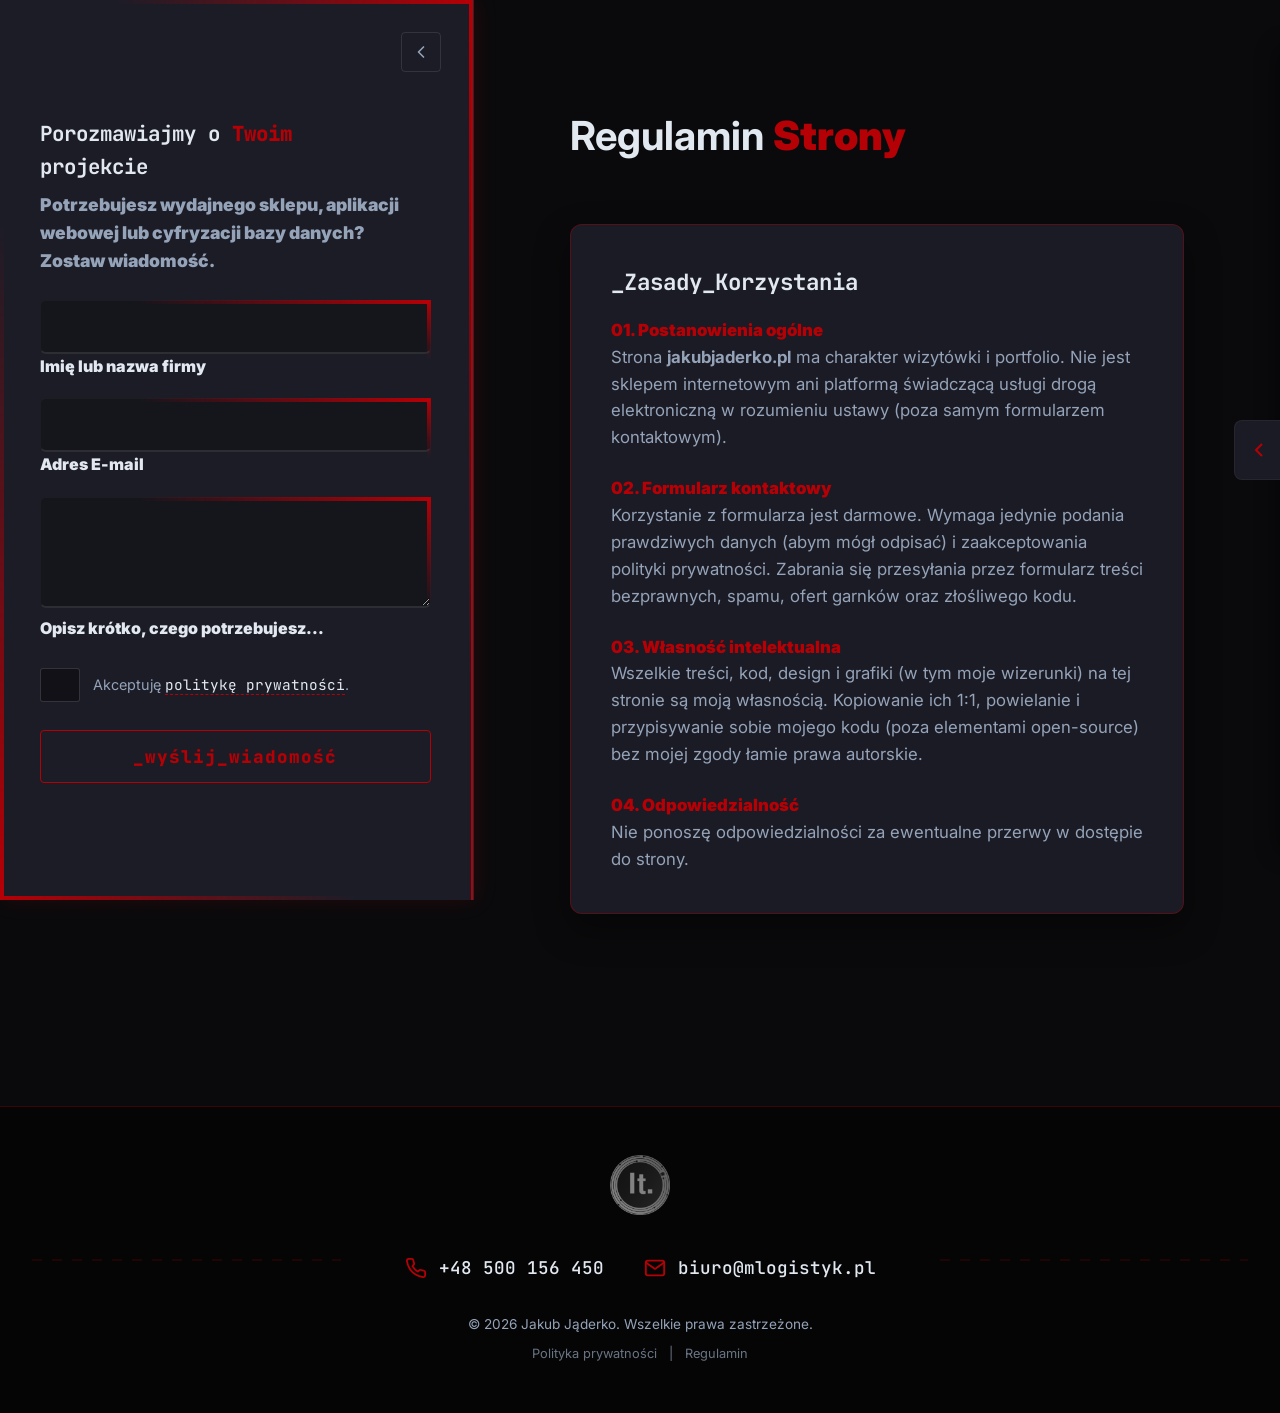
<file: regulamin.html>
<!DOCTYPE html>
<html lang="pl">
<head>
    <meta charset="UTF-8">
    <meta name="viewport" content="width=device-width, initial-scale=1.0, maximum-scale=5.0">
    <title>Regulamin | Jakub Jąderko</title>
    <meta name="description" content="Regulamin korzystania ze strony jakubjaderko.pl.">
    <meta name="theme-color" content="#0a0a0c">

    <link rel="icon" href="/Logo/favicon.ico" sizes="any">
    <link rel="icon" href="/Logo/favicon-32x32.png" type="image/png" sizes="32x32">
    <link rel="icon" href="/Logo/favicon-16x16.png" type="image/png" sizes="16x16">
    <link rel="apple-touch-icon" href="/Logo/apple-touch-icon.png">
    
    <link rel="preconnect" href="https://fonts.googleapis.com">
    <link rel="preconnect" href="https://fonts.gstatic.com" crossorigin>
    <link href="https://fonts.googleapis.com/css2?family=Inter:wght@300;400;600;700&family=JetBrains+Mono:wght@400;500;900&display=swap" rel="stylesheet">
    
    <style>
        :root {
            --bg-dark: #0a0a0c;
            --bg-panel: #1d1d28f1;
            --text-main: #e2e8f0;
            --text-muted: #94a3b8;
            --accent-bordeaux: #b50006;
            --accent-hover: #d00000;
        }

        * { margin: 0; padding: 0; box-sizing: border-box; }
        html { scroll-behavior: smooth; }
        body {
            font-family: 'Inter', sans-serif;
            background-color: var(--bg-dark);
            color: var(--text-main);
            line-height: 1.6;
            display: flex;
            min-height: 100vh;
            flex-direction: column;
            overflow-x: hidden;
            width: 100%;
            -webkit-font-smoothing: antialiased;
        }

        .app-layout { display: flex; width: 100%; flex: 1; position: relative; }

        /* --- LEWA STRONA (Sidebar) --- */
        .sidebar {
            flex: 0 0 37%;
            height: 100vh;
            background-color: var(--bg-panel);
            position: sticky;
            top: 0;
            left: 0;
            border-right: 1px solid rgba(255,255,255,0.05);
            box-shadow: 2px 0 20px rgba(181, 0, 6, 0.15);
            z-index: 999;
            overflow: hidden;
        }

        .sidebar::before {
            content: ""; position: absolute; inset: 0; pointer-events: none;
            background: linear-gradient(to top, var(--accent-bordeaux) 0%, transparent 100%) bottom left / 4px 75% no-repeat,
                        linear-gradient(to bottom, var(--accent-bordeaux) 0%, transparent 100%) top right / 4px 75% no-repeat;
            z-index: 20;
        }

        .sidebar::after {
            content: ""; position: absolute; inset: 0; pointer-events: none;
            background: linear-gradient(to right, var(--accent-bordeaux) 0%, transparent 100%) bottom left / 75% 4px no-repeat,
                        linear-gradient(to left, var(--accent-bordeaux) 0%, transparent 100%) top right / 75% 4px no-repeat;
            z-index: 20;
        }

        .sidebar-toggle {
            position: absolute; top: 2rem; right: 2rem; background: transparent; border: 1px solid rgba(255,255,255,0.1);
            border-radius: 4px; color: var(--text-muted); width: 40px; height: 40px; display: flex;
            align-items: center; justify-content: center; cursor: pointer; z-index: 30; transition: all 0.3s ease;
        }

        .sidebar-toggle:hover { color: var(--accent-bordeaux); border-color: var(--accent-bordeaux); background-color: rgba(181, 0, 6, 0.05); }
        .sidebar-toggle svg { width: 20px; height: 20px; transition: transform 0.6s cubic-bezier(0.77, 0, 0.175, 1); }
        .sidebar.collapsed .sidebar-toggle svg { transform: rotate(180deg); }

        .sidebar-view {
            position: absolute; top: 0; left: 0; width: 100%; height: 100%; padding: 2.5rem;
            display: flex; flex-direction: column; justify-content: center;
            transition: transform 0.6s cubic-bezier(0.77, 0, 0.175, 1), opacity 0.6s ease;
        }

        .sidebar-view p { font-weight: 900; font-size: 1.1rem !important; }

        .profile-view {
            z-index: 1; background-color: var(--bg-panel); display: flex; flex-direction: column;
            opacity: 0; align-items: center; text-align: center; justify-content: space-between; transform: scale(0.95);
        }

        .sidebar.collapsed .profile-view { transform: scale(1); opacity: 1; }

        .form-view { z-index: 2; background-color: var(--bg-panel); border-right: 2px solid var(--accent-bordeaux); transform: translateX(0); }
        .sidebar.collapsed .form-view { transform: translateX(-100%); }

        .form-view h2 { font-family: 'JetBrains Mono', monospace; font-size: 1.3rem; margin-bottom: 0.5rem; padding-right: 3rem; }
        .form-view p { color: var(--text-muted); margin-bottom: 1.5rem; font-size: 0.9rem; }
        .contact-form { display: flex; flex-direction: column; gap: 1.2rem; }
        .input-group { position: relative; }
        .input-group label { position: relative; font-weight: 900; }

        .input-group::before {
            content: ""; position: absolute; inset: 0; pointer-events: none;
            background: linear-gradient(to bottom, var(--accent-bordeaux) 0%, transparent 100%) top right / 4px 75% no-repeat; z-index: 20;
        }
        .input-group::after {
            content: ""; position: absolute; inset: 0; pointer-events: none;
            background: linear-gradient(to left, var(--accent-bordeaux) 0%, transparent 100%) top right / 75% 4px no-repeat; z-index: 20;
        }

        .contact-form input, .contact-form textarea {
            width: 100%; padding: 1rem 1.2rem; background-color: rgba(0, 0, 0, 0.25);
            border: 1px solid rgba(255, 255, 255, 0.03); border-bottom: 2px solid rgba(255, 255, 255, 0.1);
            color: var(--text-main); border-radius: 6px; font-family: 'Inter', sans-serif; font-size: 0.95rem;
            transition: all 0.3s ease; resize: vertical;
        }

        .contact-form input::placeholder, .contact-form textarea::placeholder { color: rgba(148, 163, 184, 0.5); transition: opacity 0.3s ease; }
        .contact-form input:focus, .contact-form textarea:focus {
            outline: none; background-color: rgba(0, 0, 0, 0.5); border-color: rgba(255, 255, 255, 0.05);
            border-bottom: 2px solid var(--accent-bordeaux); box-shadow: 0 10px 20px -10px rgba(181, 0, 6, 0.2);
        }
        .contact-form input:focus::placeholder, .contact-form textarea:focus::placeholder { opacity: 0; }

        .privacy-checkbox { display: flex; align-items: center; justify-content: start; gap: 0.8rem; font-size: 0.9rem; color: var(--text-muted); margin-top: 0.5rem; }
        .privacy-checkbox input[type="checkbox"] {
            appearance: none; -webkit-appearance: none; width: 20px; height: 20px; background-color: rgba(0, 0, 0, 0.4);
            border: 1px solid rgba(255, 255, 255, 0.15); border-radius: 3px; cursor: pointer; position: relative; transition: all 0.3s ease; flex-shrink: 0;
        }
        .privacy-checkbox input[type="checkbox"]:hover { border-color: var(--accent-bordeaux); }
        .privacy-checkbox input[type="checkbox"]:checked { background-color: var(--accent-bordeaux); border-color: var(--accent-bordeaux); }
        .privacy-checkbox input[type="checkbox"]:checked::after {
            content: ''; position: absolute; top: 45%; left: 50%; width: 6px; height: 12px; border: solid #ffc2c2; border-width: 0 2px 2px 0; transform: translate(-50%, -50%) rotate(45deg);
        }
        .privacy-checkbox label { cursor: pointer; line-height: 1.4; }
        .privacy-checkbox a { color: var(--text-main); text-decoration: none; border-bottom: 1px dashed var(--accent-bordeaux); font-family: 'JetBrains Mono', monospace; transition: all 0.3s ease; }
        .privacy-checkbox a:hover { color: var(--accent-bordeaux); border-bottom: 1px solid var(--accent-bordeaux); }

        .contact-form button {
            background-color: transparent; color: var(--accent-bordeaux); border: 1px solid var(--accent-bordeaux);
            padding: 0.9rem; font-weight: 900; border-radius: 4px; cursor: pointer; transition: all 0.3s ease;
            font-family: 'JetBrains Mono', monospace; letter-spacing: 1px; margin-top: 0.5rem; font-size: 1.1rem;
        }
        .contact-form button:hover { background-color: var(--accent-bordeaux); color: white; box-shadow: 0 5px 15px rgba(181, 0, 6, 0.3); transform: translateY(-2px); }

        .profile-logo img { width: 40px; opacity: 0.5; margin-bottom: 2rem; z-index: 0; }
        .profile-image-container { position: absolute; width: auto; height: auto; bottom: -5%; left: 0; margin: 0; transition: transform 0.4s ease; will-change: transform; }
        .profile-image-container:hover { transform: scale(1.02); }
        .profile-image { width: 100%; height: 100%; object-fit: cover; }

        .profile-text {
            z-index: 100; background: rgba(40, 40, 50, 0.6); backdrop-filter: blur(10px); -webkit-backdrop-filter: blur(10px);
            border-radius: 16px; padding: 1.5rem; margin-top: 5%; position: relative; box-shadow: 0 10px 25px rgba(0,0,0,0.3);
        }
        .profile-text::before, .profile-text::after { content: ""; position: absolute; inset: 0; pointer-events: none; z-index: 20; }
        .profile-text::before { background: linear-gradient(to bottom, var(--accent-bordeaux) 0%, transparent 100%) top left / 4px 75% no-repeat, linear-gradient(to top, var(--accent-bordeaux) 0%, transparent 100%) bottom right / 4px 75% no-repeat; }
        .profile-text::after { background: linear-gradient(to right, var(--accent-bordeaux) 0%, transparent 100%) top left / 75% 4px no-repeat, linear-gradient(to left, var(--accent-bordeaux) 0%, transparent 100%) bottom right / 75% 4px no-repeat; }

        .profile-text h1 { font-size: 1.3rem; line-height: 1.2; margin-bottom: 0.8rem; font-family: 'Inter', sans-serif; }
        .profile-text h1 span { font-size: 0.9rem; color: rgb(255, 82, 82); font-family: 'JetBrains Mono', monospace; font-weight: 900; }
        .profile-text p { font-size: 0.95rem; color: var(--text-main); line-height: 1.5; }

        /* --- PŁYWAJĄCA NAWIGACJA --- */
        .floating-nav-container {
            position: fixed; top: 50%; right: 0; width: 250px; height: 90vh; transform: translate(100%, -50%);
            background-color: var(--bg-panel); border: 1px solid rgba(255, 255, 255, 0.05);
            border-left: 2px solid var(--accent-bordeaux); border-top: 2px solid var(--accent-bordeaux);
            border-bottom: 2px solid var(--accent-bordeaux); border-right: none; border-radius: 12px 0 0 12px;
            box-shadow: -5px 0 20px rgba(0, 0, 0, 0.4); transition: transform 0.4s cubic-bezier(0.4, 0, 0.2, 1);
            z-index: 9999; display: flex; justify-content: start; align-items: start;
        }

        .floating-nav-container.active { transform: translate(0, -50%); }

        .nav-arrow {
            position: absolute; left: -48px; top: 50%; transform: translateY(-50%); width: 48px; height: 60px;
            background-color: var(--bg-panel); border: 1px solid rgba(255, 255, 255, 0.05); border-right: none;
            border-radius: 8px 0 0 8px; color: var(--accent-bordeaux); cursor: pointer; display: flex; align-items: center; justify-content: center;
            transition: background-color 0.3s, color 0.3s; animation: pulseArrow 2s infinite; 
        }
        .nav-arrow:hover { background-color: #1a1a1e; color: var(--accent-hover); }
        .nav-arrow svg { width: 24px; height: 24px; transition: transform 0.4s cubic-bezier(0.4, 0, 0.2, 1); }
        .floating-nav-container.active .nav-arrow svg { transform: rotate(180deg); }

        @keyframes pulseArrow { 0% { box-shadow: -2px 0 5px rgba(157, 2, 8, 0); } 50% { box-shadow: -5px 0 15px rgba(157, 2, 7, 0.4); } 100% { box-shadow: -2px 0 5px rgba(157, 2, 8, 0); } }

        .side-menu { display: flex; flex-direction: column; padding: 2rem 1.5rem; gap: 1.5rem; height: 100%; justify-content: start; align-items: center; width: 100%; }
        .nav-links { display: flex; flex-direction: column; gap: 1.5rem; width: 100%; height: auto; justify-self: center; }
        .side-menu a { display: flex; align-items: center; gap: 1rem; color: var(--text-muted); text-decoration: none; font-family: 'JetBrains Mono', monospace; font-size: 1rem; transition: color 0.3s, transform 0.3s; }
        .side-menu a:hover, .side-menu a.active { color: var(--accent-bordeaux); transform: translateX(5px); }
        .side-menu .icon { display: flex; align-items: center; justify-content: center; width: 24px; height: 24px; opacity: 0.8; margin-right: 10px; }
        .icon img { width: 32px; }

        /* --- PRAWA STRONA (Treść) --- */
        .main-content { flex: 1; min-width: 0; position: relative; }

        .story-section { background-color: var(--bg-dark); position: relative; z-index: 2; padding: 5rem 6rem; min-height: 100vh;}
        .story-header { margin-bottom: 4rem; max-width: 800px; }
        .story-header h2 { font-size: 2.5rem; line-height: 1.2; margin-bottom: 1.5rem; color: var(--text-main); }
        .story-header p { font-family: 'JetBrains Mono', monospace; color: var(--text-muted); font-size: 1.1rem; }
        .highlight { color: var(--accent-bordeaux); font-weight: 900 !important; }
        .highlight-p { color: var(--accent-bordeaux); font-weight: 900 !important; }

        .feature-block { display: flex; align-items: flex-start; justify-content: space-between; margin-bottom: 5rem; position: relative; }
        .feature-content {
            width: 100%; background-color: var(--bg-panel); border: 1px solid rgba(166, 5, 5, 0.4);
            border-radius: 12px; padding: 2.5rem; position: relative; z-index: 2; height: fit-content; box-shadow: 0 15px 35px rgba(0, 0, 0, 0.4);
        }
        .feature-content h3 { font-family: 'JetBrains Mono', monospace; font-size: 1.4rem; margin-bottom: 1rem; }
        .feature-content p { color: var(--text-muted); font-size: 1.05rem; }

        /* --- STOPKA --- */
        .site-footer {
            width: 100%; background-color: #050506; border-top: 1px solid rgba(181, 0, 6, 0.3);
            padding: 3rem 2rem; display: flex; justify-content: space-between; align-items: center; position: relative; z-index: 20; overflow: hidden;
        }
        .footer-decoration { flex: 1; height: 2px; background: repeating-linear-gradient(90deg, var(--accent-bordeaux) 0, var(--accent-bordeaux) 10px, transparent 10px, transparent 20px); opacity: 0.15; }
        .left-deco { margin-right: 4rem; }
        .right-deco { margin-left: 4rem; }
        .footer-content-wrapper { display: flex; flex-direction: column; align-items: center; gap: 2rem; max-width: 600px; text-align: center; }
        .footer-logo img { width: 60px; height: auto; filter: grayscale(100%) opacity(0.5); transition: filter 0.4s ease, transform 0.4s ease; }
        .footer-logo a:hover img { filter: grayscale(0%) opacity(1); transform: scale(1.05); }
        .footer-contact { display: flex; gap: 2.5rem; justify-content: center; align-items: center; flex-wrap: wrap; }
        .contact-link { display: flex; align-items: center; gap: 0.75rem; color: var(--text-main); text-decoration: none; font-family: 'JetBrains Mono', monospace; font-size: 1.1rem; font-weight: 500; transition: color 0.3s ease, transform 0.2s ease; }
        .contact-link svg { width: 22px; height: 22px; color: var(--accent-bordeaux); transition: transform 0.3s ease; }
        .contact-link:hover { color: var(--accent-hover); }
        .contact-link:hover svg { transform: translateY(-3px); }
        .footer-bottom { display: flex; flex-direction: column; align-items: center; gap: 0.5rem; }
        .copyright { color: var(--text-muted); font-size: 0.85rem; margin-bottom: 0; }
        .legal-links { font-size: 0.8rem; color: var(--text-muted); opacity: 0.7; }
        .legal-links a { color: inherit; text-decoration: none; transition: color 0.3s ease; }
        .legal-links a:hover { color: var(--text-main); text-decoration: underline; }
        .legal-links .separator { margin: 0 0.5rem; }

        @media (max-width: 968px) {
            .app-layout { flex-direction: column; }
            .sidebar { width: 100%; max-width: 100%; height: 100dvh; position: relative; padding: 0; order: 2; overflow: hidden; border-right: none; border-top: 2px solid var(--accent-bordeaux); }
            .sidebar-view { position: absolute; top: 0; left: 0; width: 100%; height: 100%; padding: 4rem 1.5rem 2rem 1.5rem; display: flex; flex-direction: column; justify-content: center; }
            .form-view { z-index: 2; border-right: none; background-color: var(--bg-panel); padding: 7%; }
            .sidebar.collapsed .form-view { transform: translateX(-100%); }
            .profile-view { z-index: 1; justify-content: flex-start; padding-top: 5rem; }
            .profile-image-container { position: relative; bottom: auto; left: 0; width: 100%; max-width: 400px; margin: 2rem auto 0 auto; }
            .profile-text { margin-top: 0; }
            .main-content { width: 100%; order: 1; }
            .story-section { padding: 4rem 1.5rem; }
            .story-header h2 { font-size: 2rem; }
            .feature-block { flex-direction: column; margin-bottom: 4rem; padding: 0; }
            .feature-content { width: 100%; margin-bottom: -2rem; padding: 2rem 1.5rem; z-index: 2; }
            .site-footer { flex-direction: column; padding: 3rem 1.5rem; }
            .footer-decoration { display: none; }
            .footer-contact { flex-direction: column; gap: 1.5rem; }
        }
        .sr-only {
    position: absolute;
    width: 1px;
    height: 1px;
    padding: 0;
    margin: -1px;
    overflow: hidden;
    clip: rect(0, 0, 0, 0);
    white-space: nowrap;
    border: 0;
}


  .success-overlay {
            position: absolute;
            inset: 0;
            background-color: var(--bg-panel);
            backdrop-filter: blur(10px);
            z-index: 25;
            display: flex;
            flex-direction: column;
            align-items: center;
            justify-content: center;
            text-align: center;
            padding: 3rem;
            opacity: 0;
            visibility: hidden;
            transition: opacity 0.4s ease, visibility 0.4s ease;
        }

        .success-overlay.active {
            opacity: 1;
            visibility: visible;
        }

        .success-circle {
            width: 80px;
            height: 80px;
            border-radius: 50%;
            background-color: transparent;
            border: 3px solid var(--accent-bordeaux);
            position: relative;
            margin-bottom: 2rem;
            box-shadow: 0 0 30px rgba(181, 0, 6, 0.4);
            transform: scale(0);
            transition: transform 0.6s cubic-bezier(0.175, 0.885, 0.32, 1.275);
        }

        .success-overlay.active .success-circle {
            transform: scale(1);
        }

        .success-circle::after {
            content: '';
            position: absolute;
            top: 45%;
            left: 50%;
            width: 18px;
            height: 35px;
            border: solid #ffc2c2;
            border-width: 0 4px 4px 0;
            transform: translate(-50%, -50%) rotate(45deg);
            opacity: 0;
            transition: opacity 0.3s ease 0.4s;
        }

        .success-overlay.active .success-circle::after {
            opacity: 1;
        }

        .success-overlay p {
            font-family: 'JetBrains Mono', monospace;
            font-size: 1.1rem;
            color: var(--text-main);
            line-height: 1.6;
            opacity: 0;
            transform: translateY(20px);
            transition: opacity 0.5s ease 0.3s, transform 0.5s ease 0.3s;
        }

        .success-overlay.active p {
            opacity: 1;
            transform: translateY(0);
        }
    </style>
</head>
<body>

    <div class="app-layout">

    <aside class="sidebar" id="mainSidebar">
        <button class="sidebar-toggle" id="sidebarToggle" aria-label="Zwiń/Rozwiń panel">
            <svg viewBox="0 0 24 24" fill="none" stroke="currentColor" stroke-width="2" stroke-linecap="round" stroke-linejoin="round">
                <polyline points="15 18 9 12 15 6"></polyline>
            </svg>
        </button>

        <div class="sidebar-view form-view active" id="formView">
            <h2 id="t-form-h2">Porozmawiajmy o <span class="highlight">Twoim</span> projekcie</h2>
            <p id="t-form-p">Potrzebujesz wydajnego sklepu, aplikacji webowej lub cyfryzacji bazy danych? Zostaw wiadomość.</p>
            
            <form class="contact-form" onsubmit="event.preventDefault();">
                <div class="input-group">
                    <input type="text" id="name" placeholder=" " required>
                    <label for="name" id="t-label-name">Imię lub nazwa firmy</label>
                    <div class="input-line"></div>
                </div>
                
                <div class="input-group">
                    <input type="email" id="email" placeholder=" " required>
                    <label for="email" id="t-label-email">Adres E-mail</label>
                    <div class="input-line"></div>
                </div>
                
                <div class="input-group">
                    <textarea id="message" rows="4" placeholder=" " required></textarea>
                    <label for="message" id="t-label-msg">Opisz krótko, czego potrzebujesz...</label>
                    <div class="input-line"></div>
                </div>

                <div class="privacy-checkbox">
                    <input type="checkbox" id="privacy" required>
                    <label for="privacy" id="t-label-privacy">Akceptuję <a href="polityka-prywatnosci.html">politykę prywatności</a>.</label>
                </div>

                <button type="submit" id="t-btn-submit">_wyślij_wiadomość</button>
            </form>
                        <div class="success-overlay" id="successOverlay">
            <div class="success-circle"></div>
            <p id="t-success-p">Dziękuję za&nbsp;wiadomość!<br><br>Skontaktuję się z&nbsp;Tobą tak szybko, jak to będzie możliwe.</p>
        </div>
        </div>

        <div class="sidebar-view profile-view" id="profileView">
            <div class="profile-text">
                <h1 id="t-prof-h1">Jakub Jąderko | <span>Full-stack web developer</span></h1>
                <p id="t-prof-p">Programista - samouk, który uważa, że szkolna ława znacznie upośledza zdolności przyjmowania wiedzy. Pracę traktuje nieomal jak pasję, a jako remedium na ból pleców spowodowany wielogodzinnymi sesjami spędzonymi przed komputerem stosuje jogę.</p>
            </div>
             <div class="profile-image-container">
                <img src="Images/strona_glowna/deweloper2.webp" alt="Jakub Jąderko - Twórca Stron Web" class="profile-image">
            </div>
        </div>
    </aside>

    <main class="main-content">
        
        <div class="floating-nav-container" id="navContainer">
            <button class="nav-arrow" id="navToggle" aria-label="Rozwiń menu">
                <svg viewBox="0 0 24 24" fill="none" stroke="currentColor" stroke-width="2">
                    <path d="M15 18l-6-6 6-6" />
                </svg>
            </button>
            
            <nav class="side-menu">
                <div class="nav-links" style="margin-top: 3rem;">
                <div style="height: 2px; width: 100%; background-color: var(--accent-bordeaux);"></div>
                <a href="index.html">
                    <span class="icon"> <img src="Logo/android-chrome-192x192.png" alt="Logo Jakub Jąderko"> </span>
                    <span class="text" id="t-nav-home">_Strona_główna</span>
                </a>
                <a href="polityka-prywatnosci.html">
                    <span class="text">_Polityka_prywatności</span>
                </a>
                <a href="regulamin.html" class="active">
                    <span class="text">_Regulamin</span>
                </a>
                <div style="height: 2px; width: 100%; background-color: var(--accent-bordeaux);"></div>
               </div>
            </nav>
        </div>

        <section class="story-section" id="legal-content">
            <div class="story-header" style="margin-top: 2rem;">
                <h2>Regulamin <span class="highlight" style="font-size: inherit;">Strony</span></h2>
           
            </div>

            <article class="feature-block">
                <div class="feature-content" style="width: 100%; margin-bottom: 2rem;">
                    <h3>_Zasady_Korzystania</h3>
                    
                    <p style="margin-bottom: 1.5rem;"><span class="highlight-p">01. Postanowienia ogólne</span><br>
                    Strona <strong>jakubjaderko.pl</strong> ma charakter wizytówki i portfolio. Nie jest sklepem internetowym ani platformą świadczącą usługi drogą elektroniczną w rozumieniu ustawy (poza samym formularzem kontaktowym).</p>

                    <p style="margin-bottom: 1.5rem;"><span class="highlight-p">02. Formularz kontaktowy</span><br>
                    Korzystanie z formularza jest darmowe. Wymaga jedynie podania prawdziwych danych (abym mógł odpisać) i zaakceptowania polityki prywatności. Zabrania się przesyłania przez formularz treści bezprawnych, spamu, ofert garnków oraz złośliwego kodu.</p>

                    <p style="margin-bottom: 1.5rem;"><span class="highlight-p">03. Własność intelektualna</span><br>
                    Wszelkie treści, kod, design i grafiki (w tym moje wizerunki) na tej stronie są moją własnością. Kopiowanie ich 1:1, powielanie i przypisywanie sobie mojego kodu (poza elementami open-source) bez mojej zgody łamie prawa autorskie.</p>

                    <p><span class="highlight-p">04. Odpowiedzialność</span><br>
                    Nie ponoszę odpowiedzialności za ewentualne przerwy w dostępie do strony.</p>
                </div>
            </article>
        </section>

    </main>
    </div>

<footer class="site-footer">
    <div class="footer-decoration left-deco"></div>
    <div class="footer-content-wrapper">
        <div class="footer-logo">
            <a href="index.html">
                <img src="Logo/android-chrome-192x192.png" alt="Jakub Jąderko - Logo Stopka" loading="lazy">
            </a>
        </div>
        <div class="footer-contact">
            <a href="tel:+48500156450" class="contact-link">
                <svg viewBox="0 0 24 24" fill="none" stroke="currentColor" stroke-width="2" stroke-linecap="round" stroke-linejoin="round">
                    <path d="M22 16.92v3a2 2 0 0 1-2.18 2 19.79 19.79 0 0 1-8.63-3.07 19.5 19.5 0 0 1-6-6 19.79 19.79 0 0 1-3.07-8.67A2 2 0 0 1 4.11 2h3a2 2 0 0 1 2 1.72 12.84 12.84 0 0 0 .7 2.81 2 2 0 0 1-.45 2.11L8.09 9.91a16 16 0 0 0 6 6l1.27-1.27a2 2 0 0 1 2.11-.45 12.84 12.84 0 0 0 2.81.7A2 2 0 0 1 22 16.92z"></path>
                </svg>
                +48 500 156 450
            </a>
            <a href="mailto:biuro@mlogistyk.pl" class="contact-link">
                <svg viewBox="0 0 24 24" fill="none" stroke="currentColor" stroke-width="2" stroke-linecap="round" stroke-linejoin="round">
                    <path d="M4 4h16c1.1 0 2 .9 2 2v12c0 1.1-.9 2-2 2H4c-1.1 0-2-.9-2-2V6c0-1.1.9-2 2-2z"></path>
                    <polyline points="22,6 12,13 2,6"></polyline>
                </svg>
                biuro@mlogistyk.pl
            </a>
        </div>
        <div class="footer-bottom">
            <p class="copyright">© 2026 Jakub Jąderko. Wszelkie prawa zastrzeżone.</p>
            <div class="legal-links">
                <a href="polityka-prywatnosci.html">Polityka prywatności</a>
                <span class="separator">|</span>
                <a href="regulamin.html">Regulamin</a>
            </div>
        </div>
    </div>
    <div class="footer-decoration right-deco"></div>
</footer>

<script defer>
    const navToggle = document.getElementById('navToggle');
    const navContainer = document.getElementById('navContainer');
    navToggle.addEventListener('click', () => { navContainer.classList.toggle('active'); });
    document.addEventListener('click', (event) => {
        const isClickInsideMenu = navContainer.contains(event.target);
        if (!isClickInsideMenu && navContainer.classList.contains('active')) { navContainer.classList.remove('active'); }
    });

    const sidebar = document.getElementById('mainSidebar');
    const sidebarToggleBtn = document.getElementById('sidebarToggle');
    sidebarToggleBtn.addEventListener('click', () => { sidebar.classList.toggle('collapsed'); });
</script>
<script src="script.js" defer></script>

</body>
</html>
</file>
